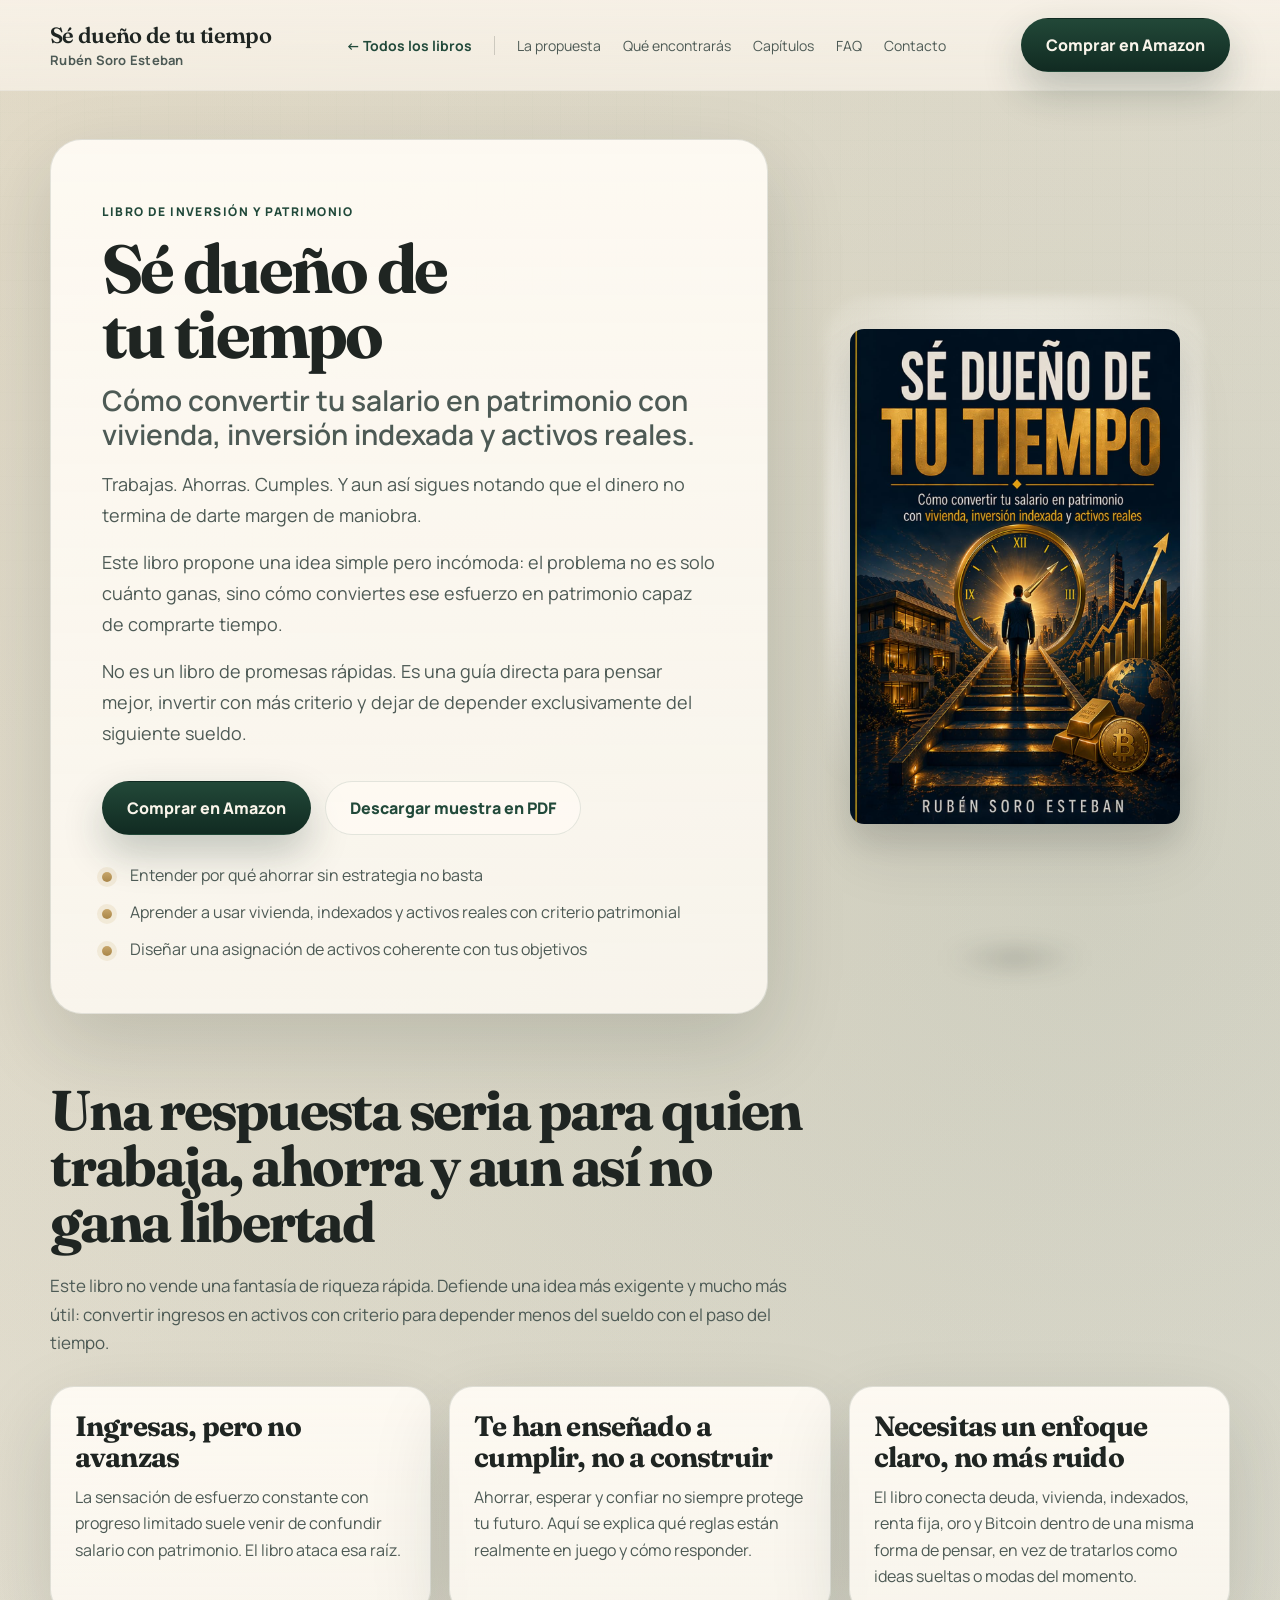
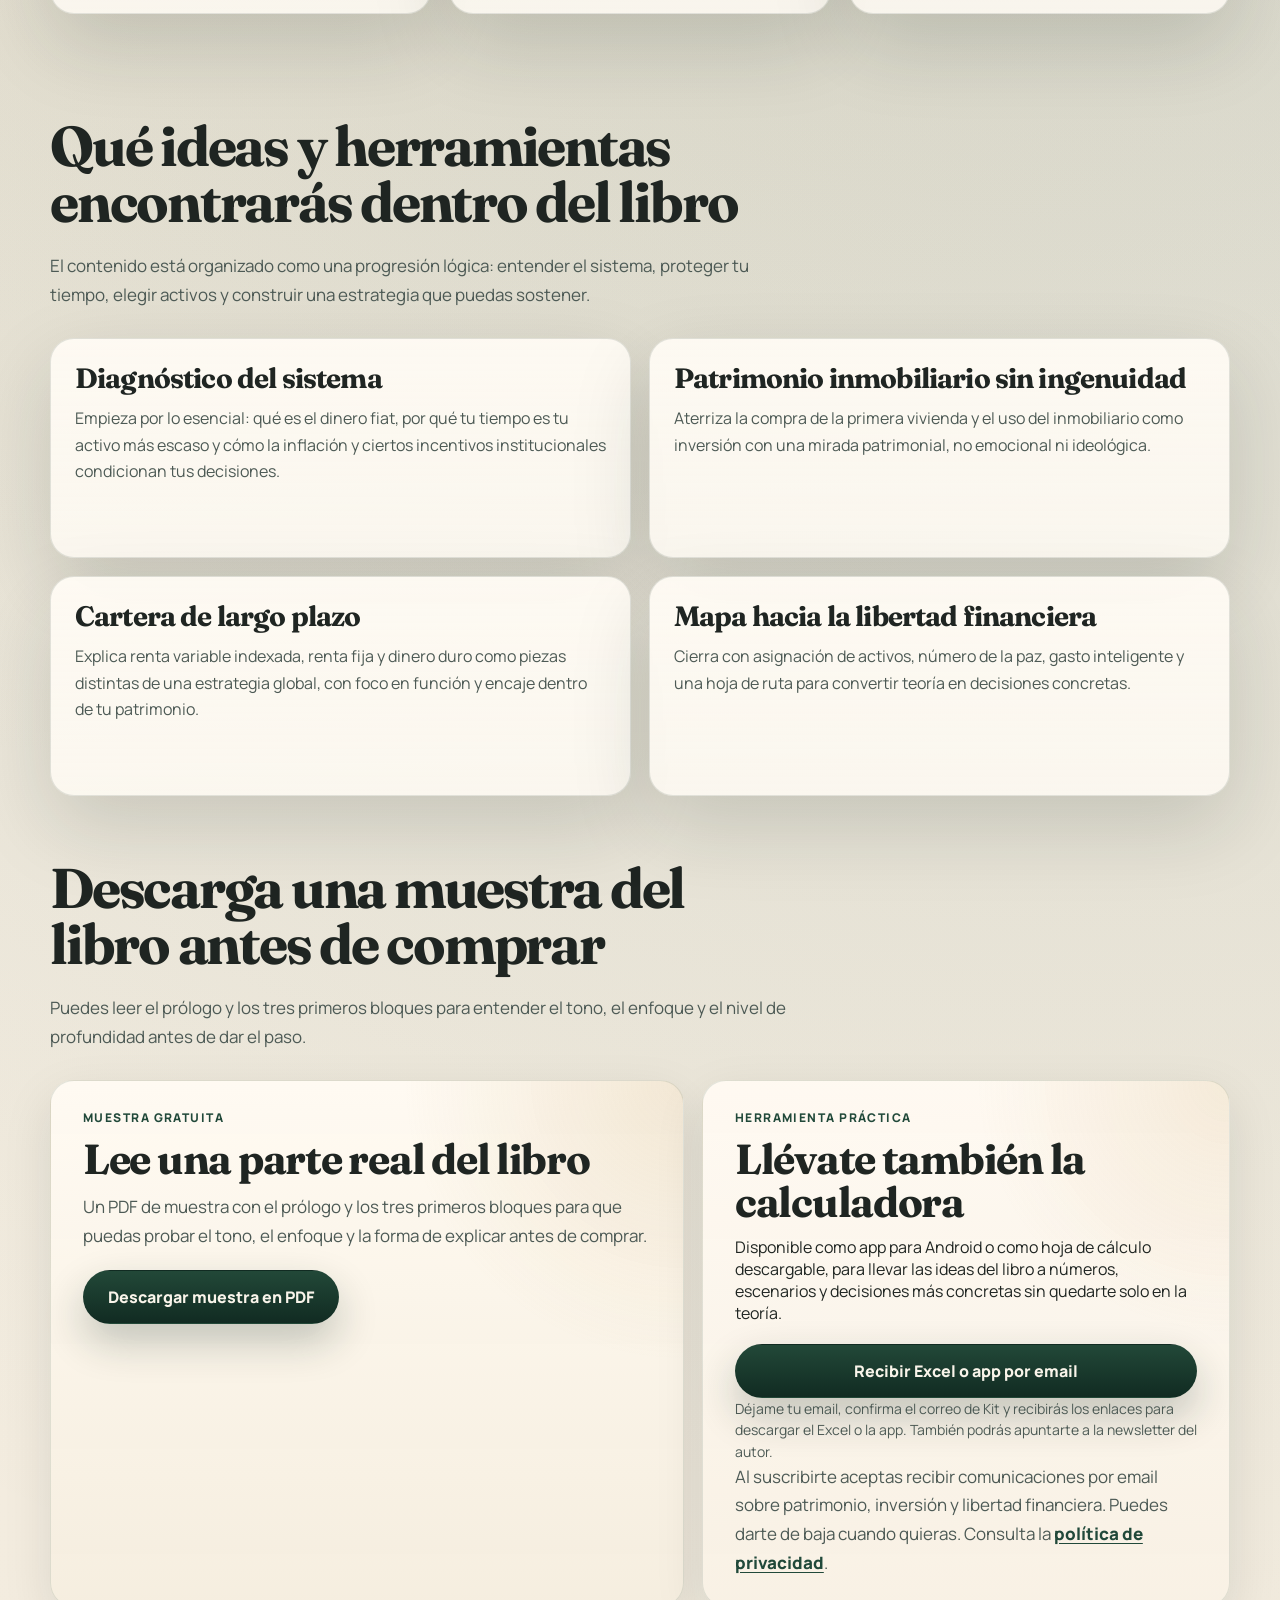
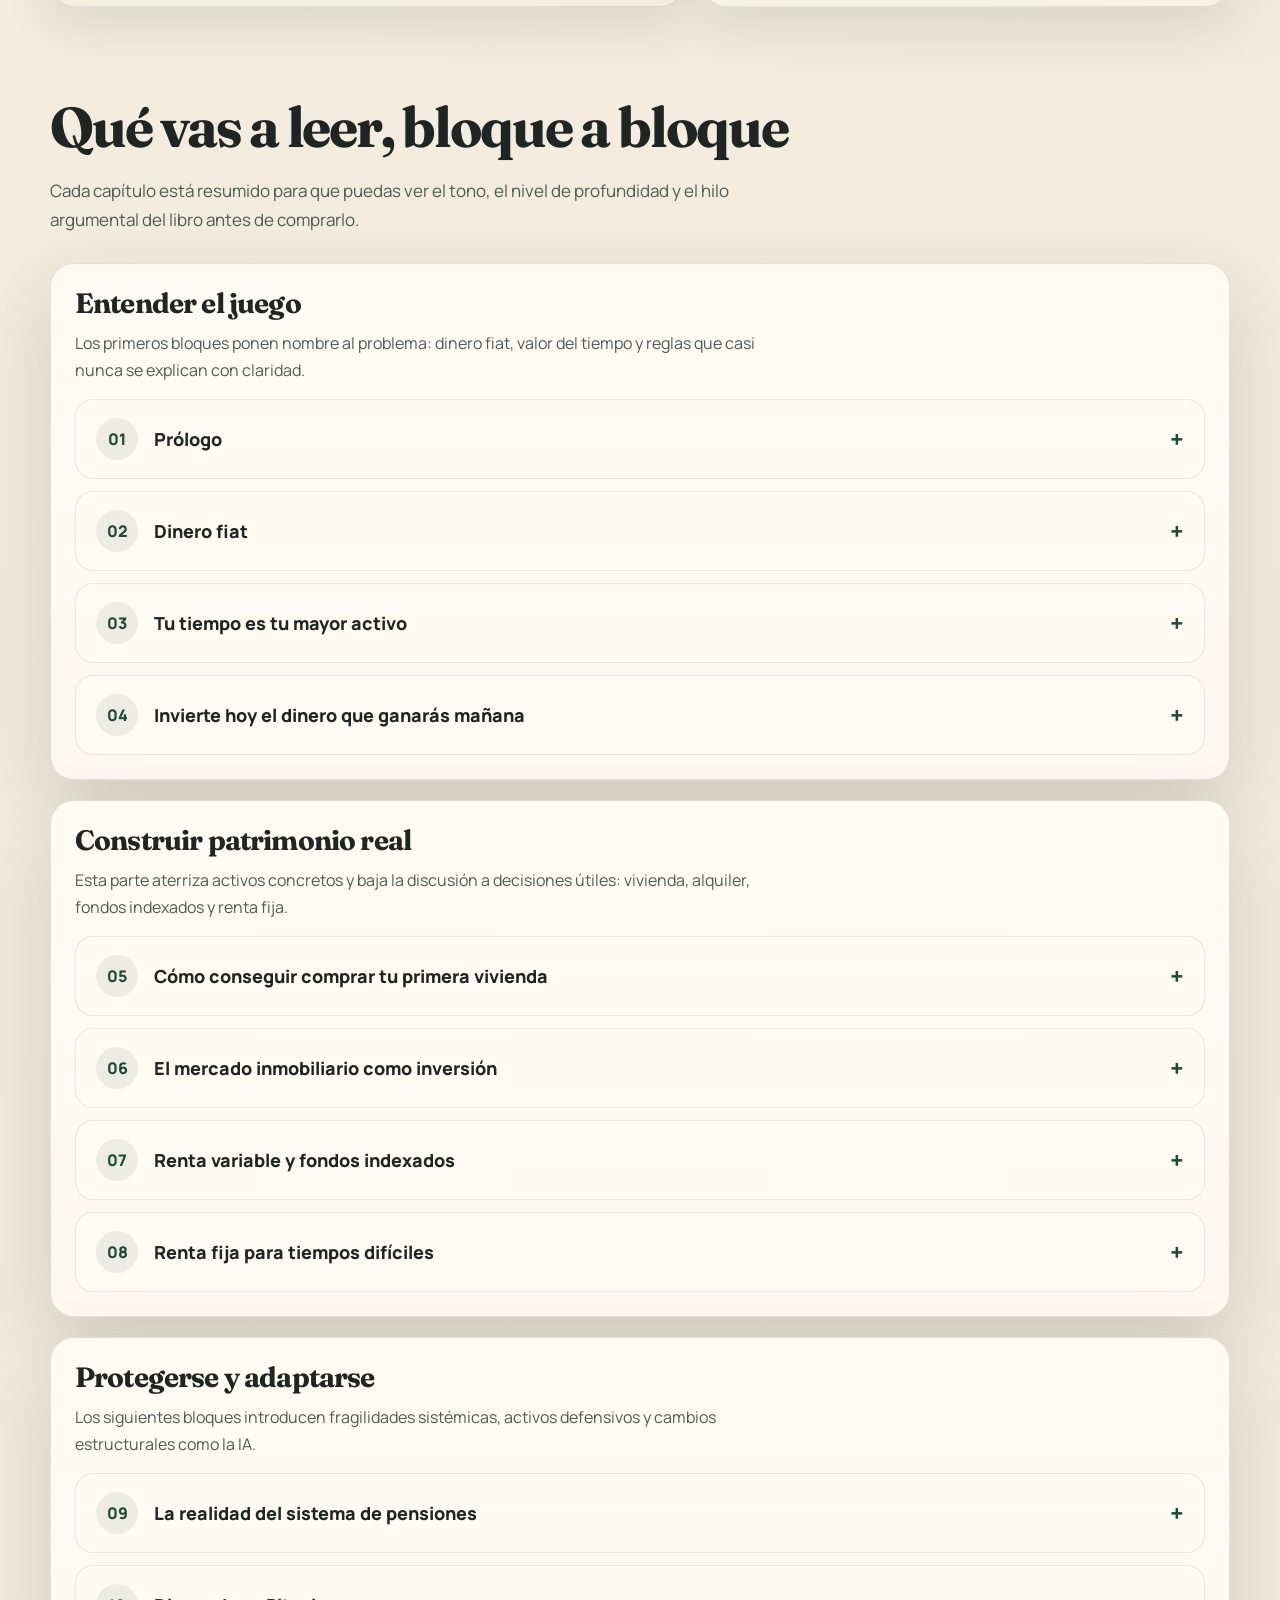
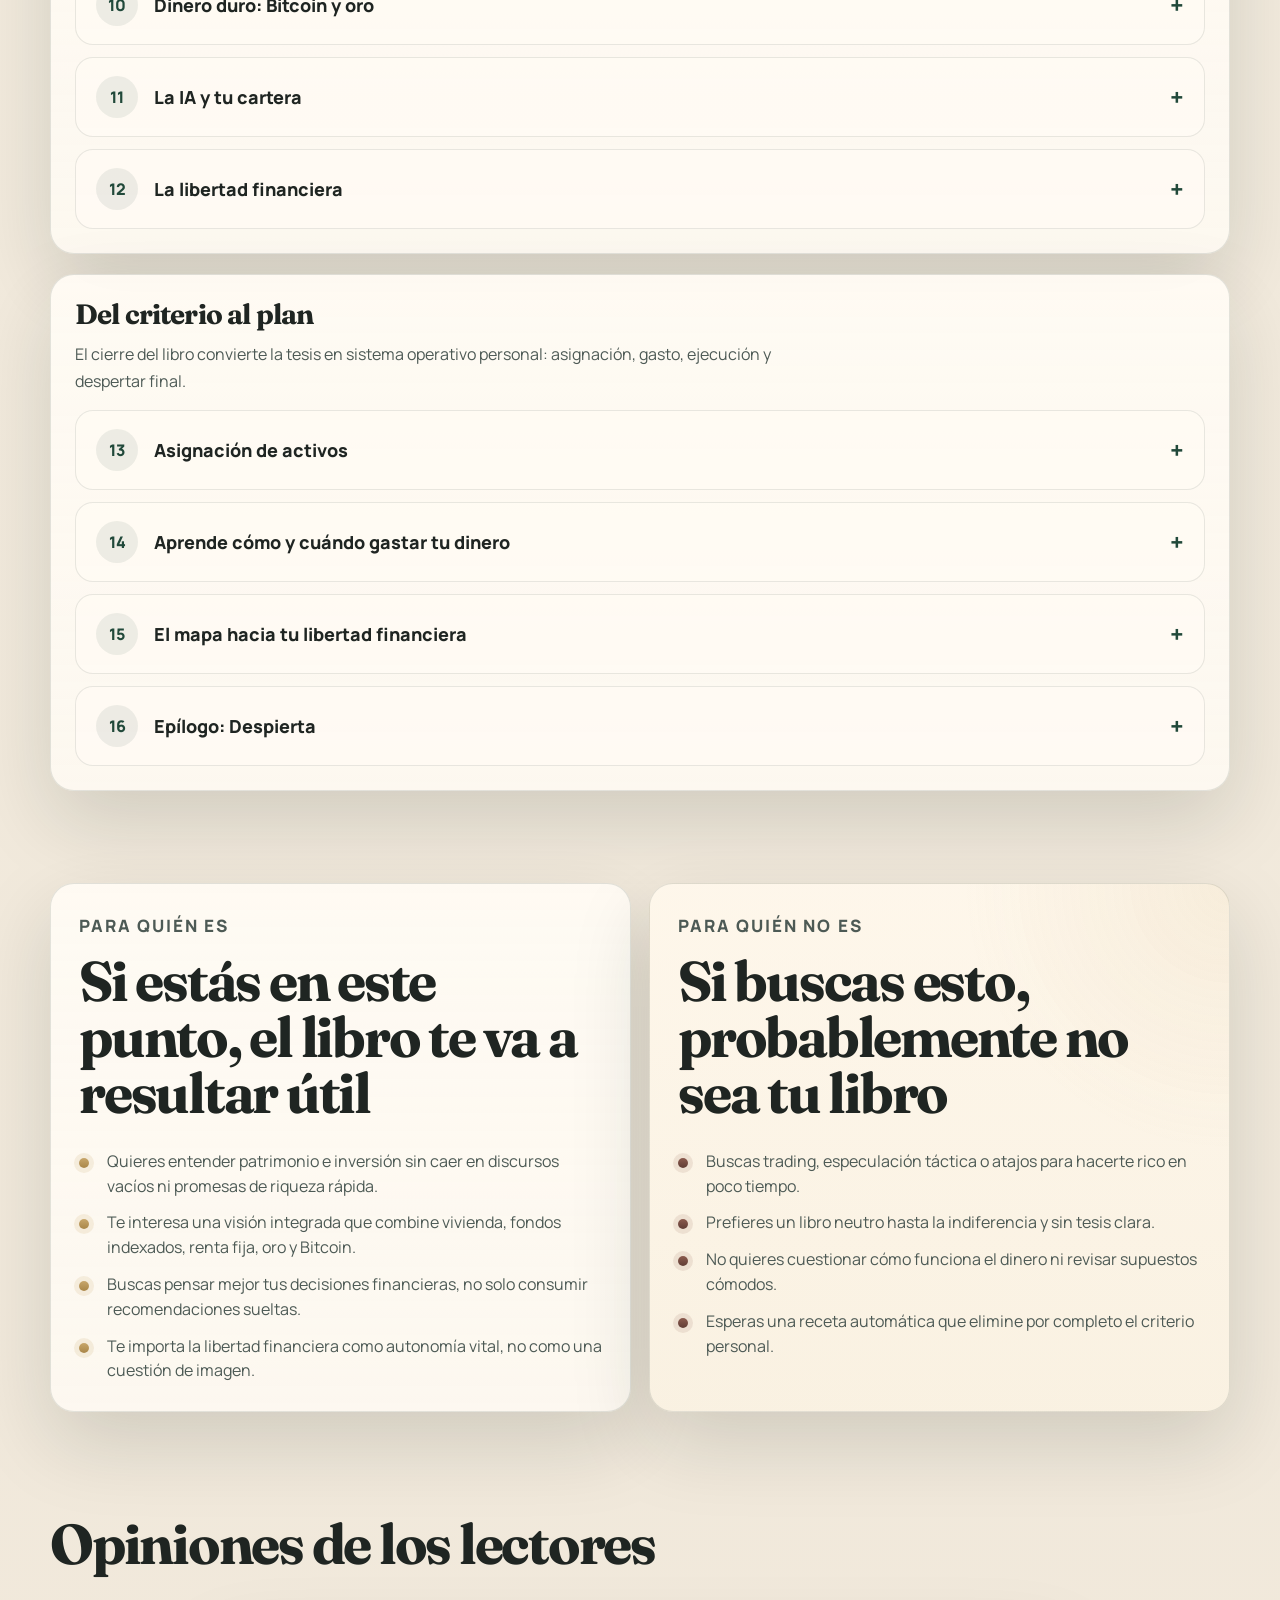
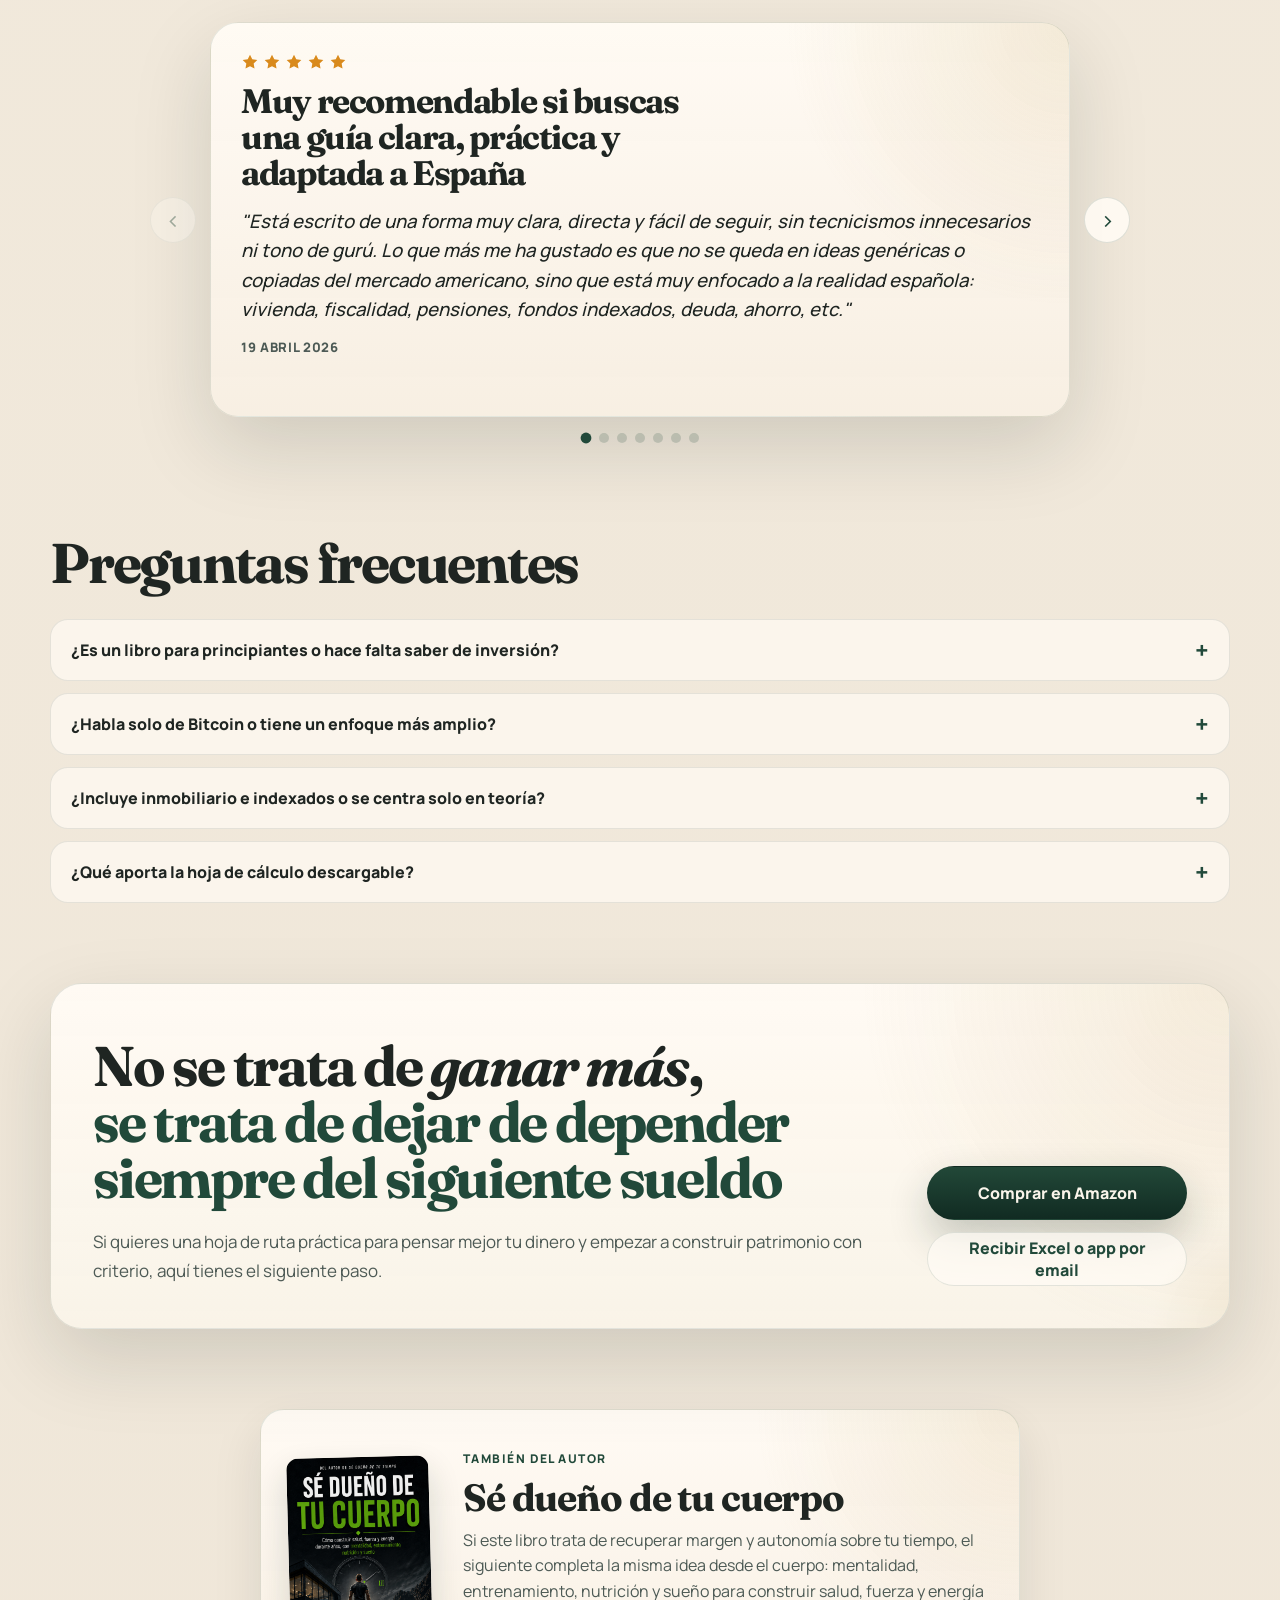
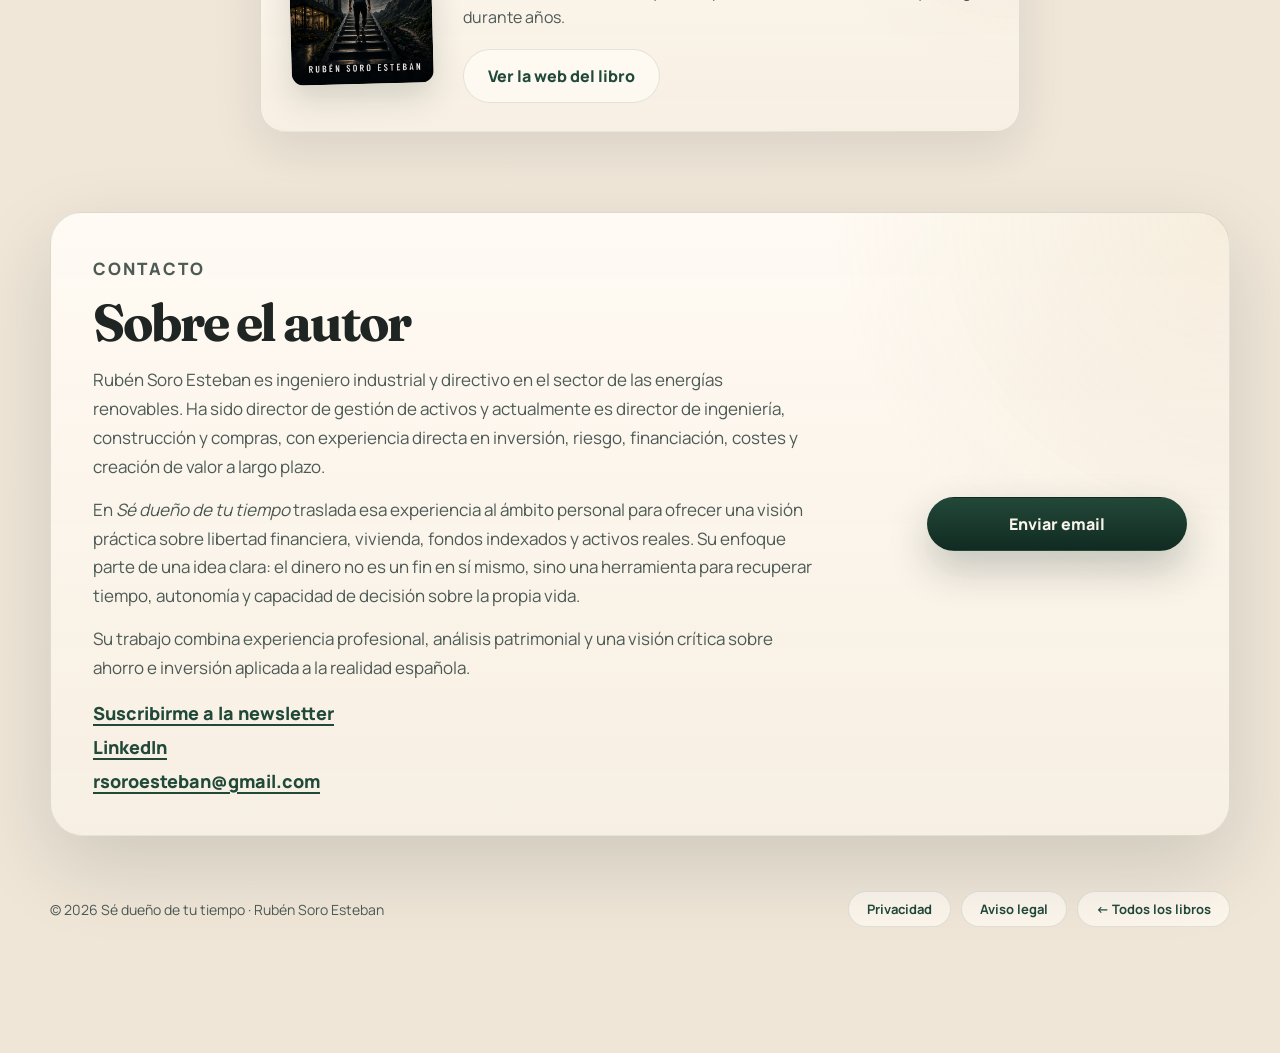
<file: index.html>
<!DOCTYPE html>
<html lang="es">
  <head>
    <meta charset="UTF-8" />
    <meta name="viewport" content="width=device-width, initial-scale=1.0" />
    <title>Sé dueño de tu tiempo | Libro de inversión y patrimonio</title>
    <meta
      name="description"
      content="Una guía práctica para convertir tu salario en patrimonio con vivienda, fondos indexados, renta fija, oro y Bitcoin sin vender humo."
    />
    <meta
      name="keywords"
      content="libro inversión, patrimonio, libertad financiera, fondos indexados, vivienda, bitcoin, oro, finanzas personales"
    />
    <meta name="theme-color" content="#13261f" />
    <meta property="og:type" content="website" />
    <meta
      property="og:title"
      content="Sé dueño de tu tiempo | Libro de inversión y patrimonio"
    />
    <meta
      property="og:description"
      content="Cómo convertir tu salario en patrimonio con vivienda, inversión indexada y activos reales."
    />
    <meta property="og:image" content="assets/cover-amazon.jpg" />
    <meta property="og:locale" content="es_ES" />
    <meta name="twitter:card" content="summary_large_image" />
    <meta
      name="twitter:title"
      content="Sé dueño de tu tiempo | Libro de inversión y patrimonio"
    />
    <meta
      name="twitter:description"
      content="Una guía práctica para construir patrimonio y recuperar control sobre tu tiempo."
    />
    <meta name="twitter:image" content="assets/cover-amazon.jpg" />
    <link rel="preconnect" href="https://fonts.googleapis.com" />
    <link rel="preconnect" href="https://fonts.gstatic.com" crossorigin />
    <link
      href="https://fonts.googleapis.com/css2?family=Fraunces:opsz,wght@9..144,500;9..144,600;9..144,700&family=Manrope:wght@400;500;600;700;800&display=swap"
      rel="stylesheet"
    />
    <link rel="stylesheet" href="style.css?v=20260604-2" />
    <link rel="stylesheet" href="kit-downloads.css?v=20260626-1" />
  </head>
  <body>
    <div class="page-bg" aria-hidden="true"></div>

    <header class="site-header">
      <div class="container header-inner">
        <a class="brand" href="#top" aria-label="Ir al inicio">
          <span class="header-book" aria-hidden="true">
            <img
              src="assets/cover-amazon.jpg"
              alt=""
              width="100"
              height="150"
              loading="eager"
              decoding="async"
            />
          </span>
          <span class="brand-text">
            <span class="brand-title">Sé dueño de tu tiempo</span>
            <span class="brand-author">Rubén Soro Esteban</span>
          </span>
        </a>

        <nav class="site-nav" aria-label="Navegación principal">
          <a class="nav-back" href="https://www.rubensoro.es">← Todos los libros</a>
          <a href="#propuesta">La propuesta</a>
          <a href="#contenido">Qué encontrarás</a>
          <a href="#capitulos">Capítulos</a>
          <a href="#faq">FAQ</a>
          <a href="#contacto">Contacto</a>
        </nav>

        <button
          class="nav-toggle"
          type="button"
          aria-expanded="false"
          aria-controls="mobile-nav-panel"
          aria-label="Abrir menú de navegación"
        >
          <span class="nav-toggle-bar" aria-hidden="true"></span>
          <span class="nav-toggle-bar" aria-hidden="true"></span>
          <span class="nav-toggle-bar" aria-hidden="true"></span>
        </button>

        <a
          class="button button-primary button-header"
          data-role="amazon-link"
          href="https://www.amazon.es/DUE%C3%91O-TIEMPO-convertir-patrimonio-inversi%C3%B3n-ebook/dp/B0GKSF97GS"
          target="_blank"
          rel="noreferrer"
        >
          Comprar en Amazon
        </a>

        <div class="mobile-nav-panel" id="mobile-nav-panel">
          <nav class="mobile-nav" aria-label="Navegación móvil">
            <a class="nav-back" href="https://www.rubensoro.es">← Todos los libros</a>
            <a href="#propuesta">La propuesta</a>
            <a href="#contenido">Qué encontrarás</a>
            <a href="#capitulos">Capítulos</a>
            <a href="#faq">FAQ</a>
            <a href="#contacto">Contacto</a>
          </nav>

          <a
            class="button button-primary mobile-nav-button"
            data-role="amazon-link"
            href="https://www.amazon.es/DUE%C3%91O-TIEMPO-convertir-patrimonio-inversi%C3%B3n-ebook/dp/B0GKSF97GS"
            target="_blank"
            rel="noreferrer"
          >
            Comprar en Amazon
          </a>
        </div>
      </div>
    </header>

    <main id="top">
      <section class="hero">
        <div class="container hero-grid">
          <div class="hero-copy">
            <p class="eyebrow">Libro de inversión y patrimonio</p>
            <h1 class="hero-title">
              Sé dueño de<br />
              tu tiempo
            </h1>
            <p class="hero-subtitle" id="hero-subtitle">
              Cómo convertir tu salario en patrimonio con vivienda, inversión
              indexada y activos reales.
            </p>

            <div class="hero-body" id="hero-body"></div>

            <div class="hero-actions">
              <a
                class="button button-primary"
                data-role="amazon-link"
                href="https://www.amazon.es/DUE%C3%91O-TIEMPO-convertir-patrimonio-inversi%C3%B3n-ebook/dp/B0GKSF97GS"
                target="_blank"
                rel="noreferrer"
              >
                Comprar en Amazon
              </a>
              <a
                class="button button-secondary"
                data-role="sample-link"
                href="assets/SE_DUENO_DE_TU_TIEMPO_MUESTRA.pdf"
                download
              >
                Descargar muestra en PDF
              </a>
            </div>

            <ul class="hero-points" id="hero-points"></ul>
          </div>

          <aside class="hero-visual" aria-label="Portada del libro">
            <div class="book-stage">
              <div class="book-frame">
                <img
                  src="assets/cover-amazon.jpg"
                  alt="Portada del libro Sé dueño de tu tiempo"
                  width="1000"
                  height="1500"
                  loading="eager"
                  decoding="async"
                />
              </div>
            </div>
          </aside>
        </div>
      </section>

      <section class="section" id="propuesta">
        <div class="container">
          <div class="section-heading">
            <h2>Una respuesta seria para quien trabaja, ahorra y aun así no gana libertad</h2>
            <p>
              Este libro no vende una fantasía de riqueza rápida. Defiende una
              idea más exigente y mucho más útil: convertir ingresos en activos
              con criterio para depender menos del sueldo con el paso del tiempo.
            </p>
          </div>

          <div class="problem-grid" id="problem-grid"></div>
        </div>
      </section>

      <section class="section section-contrast" id="contenido">
        <div class="container">
          <div class="section-heading">
            <h2>Qué ideas y herramientas encontrarás dentro del libro</h2>
            <p>
              El contenido está organizado como una progresión lógica: entender
              el sistema, proteger tu tiempo, elegir activos y construir una
              estrategia que puedas sostener.
            </p>
          </div>

          <div class="pillar-grid" id="pillar-grid"></div>
        </div>
      </section>

      <section class="section section-toolkit" id="herramienta">
        <div class="container">
          <div class="section-heading">
            <h2>Descarga una muestra del libro antes de comprar</h2>
            <p>
              Puedes leer el prólogo y los tres primeros bloques para entender
              el tono, el enfoque y el nivel de profundidad antes de dar el paso.
            </p>
          </div>

          <div class="resource-grid">
            <article class="resource-card resource-card-featured">
              <p class="section-label">Muestra gratuita</p>
              <h3 id="sample-title">Lee una parte real del libro</h3>
              <p id="sample-text">
                Un PDF de muestra con el prólogo y los tres primeros bloques
                para que puedas probar el contenido antes de comprar.
              </p>
              <a
                class="button button-primary"
                data-role="sample-link"
                href="assets/SE_DUENO_DE_TU_TIEMPO_MUESTRA.pdf"
                download
              >
                Descargar muestra en PDF
              </a>
            </article>

            <article class="resource-card">
              <p class="section-label">Herramienta práctica</p>
              <h3 id="toolkit-title">Llévate también la calculadora</h3>
              <p id="toolkit-text">
                Un recurso descargable para llevar las ideas del libro a números,
                escenarios y decisiones más concretas.
              </p>
              <div class="resource-actions">
                <a
                  class="button button-primary"
                  href="https://drive.google.com/file/d/17hr4lD9b17loOZgSNKeo1AwPjThspwOu/view?usp=drive_link"
                  target="_blank"
                  rel="noreferrer"
                >
                  Descargar app Android (calculadora del libro)
                </a>
              </div>
            </article>
          </div>
        </div>
      </section>

      <section class="section" id="capitulos">
        <div class="container">
          <div class="section-heading">
            <h2>Qué vas a leer, bloque a bloque</h2>
            <p>
              Cada capítulo está resumido para que puedas ver el tono, el nivel
              de profundidad y el hilo argumental del libro antes de comprarlo.
            </p>
          </div>

          <div class="chapter-groups" id="chapter-groups"></div>
        </div>
      </section>

      <section class="section section-contrast" id="fit">
        <div class="container audience-grid">
          <div class="audience-card">
            <p class="section-label">Para quién es</p>
            <h2>Si estás en este punto, el libro te va a resultar útil</h2>
            <ul class="check-list" id="good-fit-list"></ul>
          </div>

          <div class="audience-card audience-card-muted">
            <p class="section-label">Para quién no es</p>
            <h2>Si buscas esto, probablemente no sea tu libro</h2>
            <ul class="check-list check-list-muted" id="bad-fit-list"></ul>
          </div>
        </div>
      </section>

      <section class="section" id="opiniones">
        <div class="container">
          <div class="section-heading testimonial-heading">
            <h2>Opiniones de los lectores</h2>
          </div>

          <div class="testimonial-carousel">
            <button
              class="testimonial-nav testimonial-nav-prev"
              type="button"
              id="testimonial-prev"
              aria-label="Ver reseña anterior"
            >
              <span aria-hidden="true">‹</span>
            </button>

            <div class="testimonial-viewport">
              <div class="testimonial-track" id="testimonial-track"></div>
            </div>

            <button
              class="testimonial-nav testimonial-nav-next"
              type="button"
              id="testimonial-next"
              aria-label="Ver siguiente reseña"
            >
              <span aria-hidden="true">›</span>
            </button>
          </div>

          <div class="testimonial-dots" id="testimonial-dots" aria-label="Selector de reseñas"></div>
        </div>
      </section>

      <section class="section" id="faq">
        <div class="container">
          <div class="section-heading">
            <h2>Preguntas frecuentes</h2>
          </div>

          <div class="faq-list" id="faq-list"></div>
        </div>
      </section>

      <section class="section">
        <div class="container">
          <div class="closing-card">
            <div>
              <h2 id="closing-title">
                No se trata de <em>ganar más</em>,
                <span>se trata de dejar de depender siempre del siguiente sueldo</span>
              </h2>
              <p id="closing-text">
                Si quieres una hoja de ruta práctica para pensar mejor tu dinero
                y empezar a construir patrimonio con criterio, aquí tienes el
                siguiente paso.
              </p>
            </div>

            <div class="closing-actions">
              <a
                class="button button-primary"
                data-role="amazon-link"
                href="https://www.amazon.es/DUE%C3%91O-TIEMPO-convertir-patrimonio-inversi%C3%B3n-ebook/dp/B0GKSF97GS"
                target="_blank"
                rel="noreferrer"
              >
                Comprar en Amazon
              </a>
              <a
                class="button button-secondary"
                data-role="download-link"
                href="assets/Calculadora.xlsx?v=20260611"
                download
              >
                Descargar hoja de cálculo
              </a>
            </div>
          </div>
        </div>
      </section>

      <section class="section" id="otro-libro">
        <div class="container">
          <article class="related-book">
            <a
              class="related-book-cover"
              href="https://diodocup.github.io/seduenodetucuerpo/"
              target="_blank"
              rel="noreferrer"
              aria-label="Ver la web de Sé dueño de tu cuerpo"
            >
              <img
                src="assets/cover-se-dueno-de-tu-cuerpo.png"
                alt="Portada del libro Sé dueño de tu cuerpo"
                width="420"
                height="672"
                loading="lazy"
                decoding="async"
              />
            </a>
            <div class="related-book-copy">
              <p class="section-label">También del autor</p>
              <h2>Sé dueño de tu cuerpo</h2>
              <p>
                Si este libro trata de recuperar margen y autonomía sobre tu
                tiempo, el siguiente completa la misma idea desde el cuerpo:
                mentalidad, entrenamiento, nutrición y sueño para construir
                salud, fuerza y energía durante años.
              </p>
              <a
                class="button button-secondary"
                href="https://diodocup.github.io/seduenodetucuerpo/"
                target="_blank"
                rel="noreferrer"
              >
                Ver la web del libro
              </a>
            </div>
          </article>
        </div>
      </section>

      <section class="section" id="contacto">
        <div class="container">
          <div class="contact-card">
            <div class="contact-copy">
              <p class="section-label">Contacto</p>
              <h2>Sobre el autor</h2>
              <div class="author-bio">
                <p>
                  Rubén Soro Esteban es ingeniero industrial y directivo en el
                  sector de las energías renovables. Ha sido director de gestión
                  de activos y actualmente es director de ingeniería,
                  construcción y compras, con experiencia directa en inversión,
                  riesgo, financiación, costes y creación de valor a largo
                  plazo.
                </p>
                <p>
                  En <em>Sé dueño de tu tiempo</em> traslada esa experiencia al
                  ámbito personal para ofrecer una visión práctica sobre libertad
                  financiera, vivienda, fondos indexados y activos reales. Su
                  enfoque parte de una idea clara: el dinero no es un fin en sí
                  mismo, sino una herramienta para recuperar tiempo, autonomía y
                  capacidad de decisión sobre la propia vida.
                </p>
                <p>
                  Su trabajo combina experiencia profesional, análisis
                  patrimonial y una visión crítica sobre ahorro e inversión
                  aplicada a la realidad española.
                </p>
              </div>

              <div class="contact-links">
                <a
                  class="contact-email"
                  href="https://es.linkedin.com/in/ruben-soro-esteban-34328484"
                  target="_blank"
                  rel="noreferrer"
                >
                  LinkedIn
                </a>
                <a class="contact-email" href="mailto:rsoroesteban@gmail.com">
                  rsoroesteban@gmail.com
                </a>
              </div>
            </div>

            <div class="contact-actions">
              <a
                class="button button-primary contact-button"
                href="mailto:rsoroesteban@gmail.com?subject=Consulta%20sobre%20S%C3%A9%20due%C3%B1o%20de%20tu%20tiempo"
              >
                Enviar email
              </a>
            </div>
          </div>
        </div>
      </section>
    </main>

    <footer class="site-footer">
      <div class="container footer-inner">
        <p>© <span id="year"></span> Sé dueño de tu tiempo · Rubén Soro Esteban</p>
        <a class="footer-back" href="https://www.rubensoro.es">← Todos los libros</a>
      </div>
    </footer>

    <div class="mobile-cta" aria-label="Acciones rápidas">
      <a
        class="button button-primary"
        data-role="amazon-link"
        href="https://www.amazon.es/DUE%C3%91O-TIEMPO-convertir-patrimonio-inversi%C3%B3n-ebook/dp/B0GKSF97GS"
        target="_blank"
        rel="noreferrer"
      >
        Comprar
      </a>
      <a
        class="button button-secondary"
        data-role="download-link"
        href="assets/Calculadora.xlsx?v=20260611"
        download
      >
        Excel
      </a>
    </div>

    <script type="application/ld+json" id="book-schema"></script>
    <script type="module" src="script.js?v=20260621-1"></script>
    <script type="module" src="kit-downloads.js?v=20260626-1"></script>
  </body>
</html>
</file>
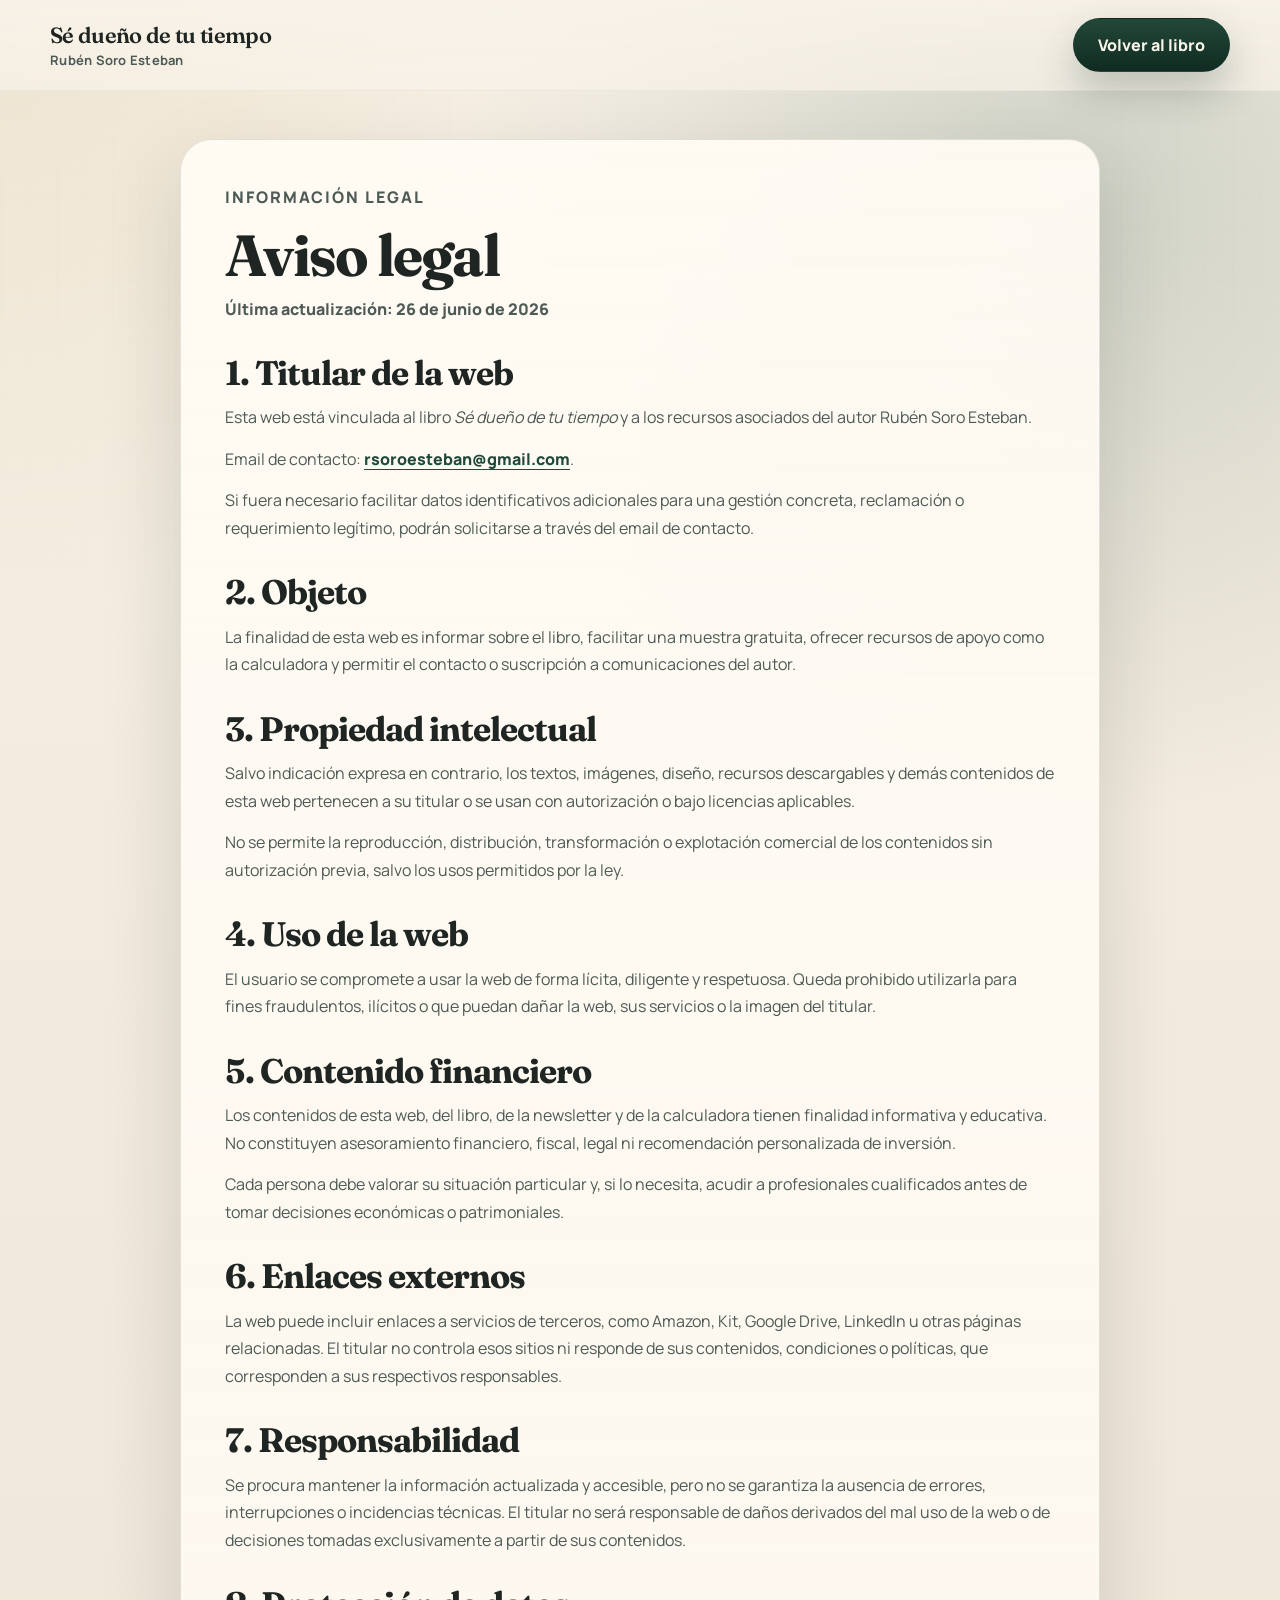
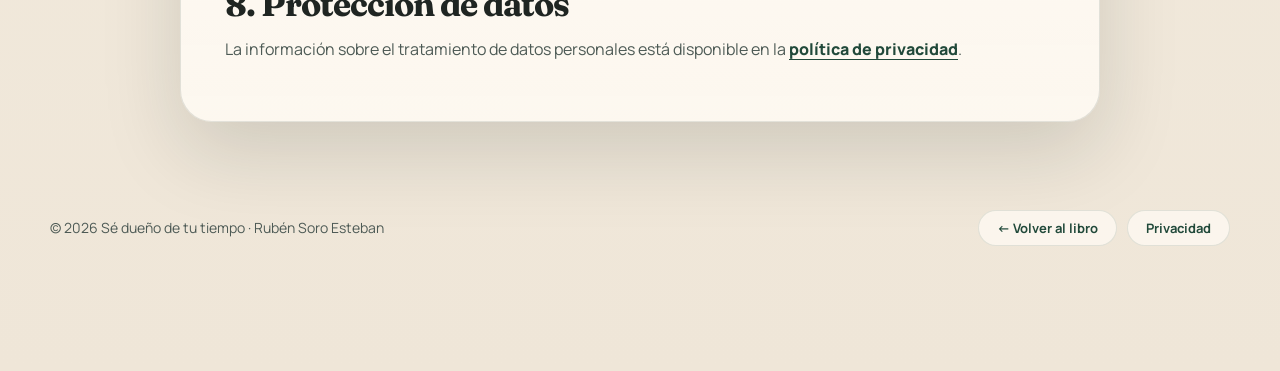
<file: aviso-legal.html>
<!DOCTYPE html>
<html lang="es">
  <head>
    <meta charset="UTF-8" />
    <meta name="viewport" content="width=device-width, initial-scale=1.0" />
    <title>Aviso legal | Sé dueño de tu tiempo</title>
    <meta
      name="description"
      content="Aviso legal de la web Sé dueño de tu tiempo."
    />
    <meta name="theme-color" content="#13261f" />
    <link rel="preconnect" href="https://fonts.googleapis.com" />
    <link rel="preconnect" href="https://fonts.gstatic.com" crossorigin />
    <link
      href="https://fonts.googleapis.com/css2?family=Fraunces:opsz,wght@9..144,500;9..144,600;9..144,700&family=Manrope:wght@400;500;600;700;800&display=swap"
      rel="stylesheet"
    />
    <link rel="stylesheet" href="style.css?v=20260604-2" />
    <link rel="stylesheet" href="legal.css?v=20260626-1" />
  </head>
  <body>
    <div class="page-bg" aria-hidden="true"></div>

    <header class="site-header">
      <div class="container header-inner">
        <a class="brand" href="index.html" aria-label="Volver a la página principal">
          <span class="brand-text">
            <span class="brand-title">Sé dueño de tu tiempo</span>
            <span class="brand-author">Rubén Soro Esteban</span>
          </span>
        </a>
        <a class="button button-primary button-header" href="index.html">Volver al libro</a>
      </div>
    </header>

    <main class="legal-section">
      <article class="container legal-card">
        <p class="eyebrow">Información legal</p>
        <h1>Aviso legal</h1>
        <p class="legal-meta">Última actualización: 26 de junio de 2026</p>

        <h2>1. Titular de la web</h2>
        <p>
          Esta web está vinculada al libro <em>Sé dueño de tu tiempo</em> y a los recursos asociados del autor Rubén Soro Esteban.
        </p>
        <p>
          Email de contacto: <a href="mailto:rsoroesteban@gmail.com">rsoroesteban@gmail.com</a>.
        </p>
        <p>
          Si fuera necesario facilitar datos identificativos adicionales para una gestión concreta, reclamación o requerimiento legítimo, podrán solicitarse a través del email de contacto.
        </p>

        <h2>2. Objeto</h2>
        <p>
          La finalidad de esta web es informar sobre el libro, facilitar una muestra gratuita, ofrecer recursos de apoyo como la calculadora y permitir el contacto o suscripción a comunicaciones del autor.
        </p>

        <h2>3. Propiedad intelectual</h2>
        <p>
          Salvo indicación expresa en contrario, los textos, imágenes, diseño, recursos descargables y demás contenidos de esta web pertenecen a su titular o se usan con autorización o bajo licencias aplicables.
        </p>
        <p>
          No se permite la reproducción, distribución, transformación o explotación comercial de los contenidos sin autorización previa, salvo los usos permitidos por la ley.
        </p>

        <h2>4. Uso de la web</h2>
        <p>
          El usuario se compromete a usar la web de forma lícita, diligente y respetuosa. Queda prohibido utilizarla para fines fraudulentos, ilícitos o que puedan dañar la web, sus servicios o la imagen del titular.
        </p>

        <h2>5. Contenido financiero</h2>
        <p>
          Los contenidos de esta web, del libro, de la newsletter y de la calculadora tienen finalidad informativa y educativa. No constituyen asesoramiento financiero, fiscal, legal ni recomendación personalizada de inversión.
        </p>
        <p>
          Cada persona debe valorar su situación particular y, si lo necesita, acudir a profesionales cualificados antes de tomar decisiones económicas o patrimoniales.
        </p>

        <h2>6. Enlaces externos</h2>
        <p>
          La web puede incluir enlaces a servicios de terceros, como Amazon, Kit, Google Drive, LinkedIn u otras páginas relacionadas. El titular no controla esos sitios ni responde de sus contenidos, condiciones o políticas, que corresponden a sus respectivos responsables.
        </p>

        <h2>7. Responsabilidad</h2>
        <p>
          Se procura mantener la información actualizada y accesible, pero no se garantiza la ausencia de errores, interrupciones o incidencias técnicas. El titular no será responsable de daños derivados del mal uso de la web o de decisiones tomadas exclusivamente a partir de sus contenidos.
        </p>

        <h2>8. Protección de datos</h2>
        <p>
          La información sobre el tratamiento de datos personales está disponible en la <a href="privacidad.html">política de privacidad</a>.
        </p>
      </article>
    </main>

    <footer class="site-footer">
      <div class="container footer-inner">
        <p>© <span id="year"></span> Sé dueño de tu tiempo · Rubén Soro Esteban</p>
        <nav class="legal-footer-links" aria-label="Enlaces legales">
          <a class="footer-back" href="index.html">← Volver al libro</a>
          <a class="footer-back" href="privacidad.html">Privacidad</a>
        </nav>
      </div>
    </footer>

    <script>
      document.getElementById("year").textContent = new Date().getFullYear();
    </script>
  </body>
</html>
</file>
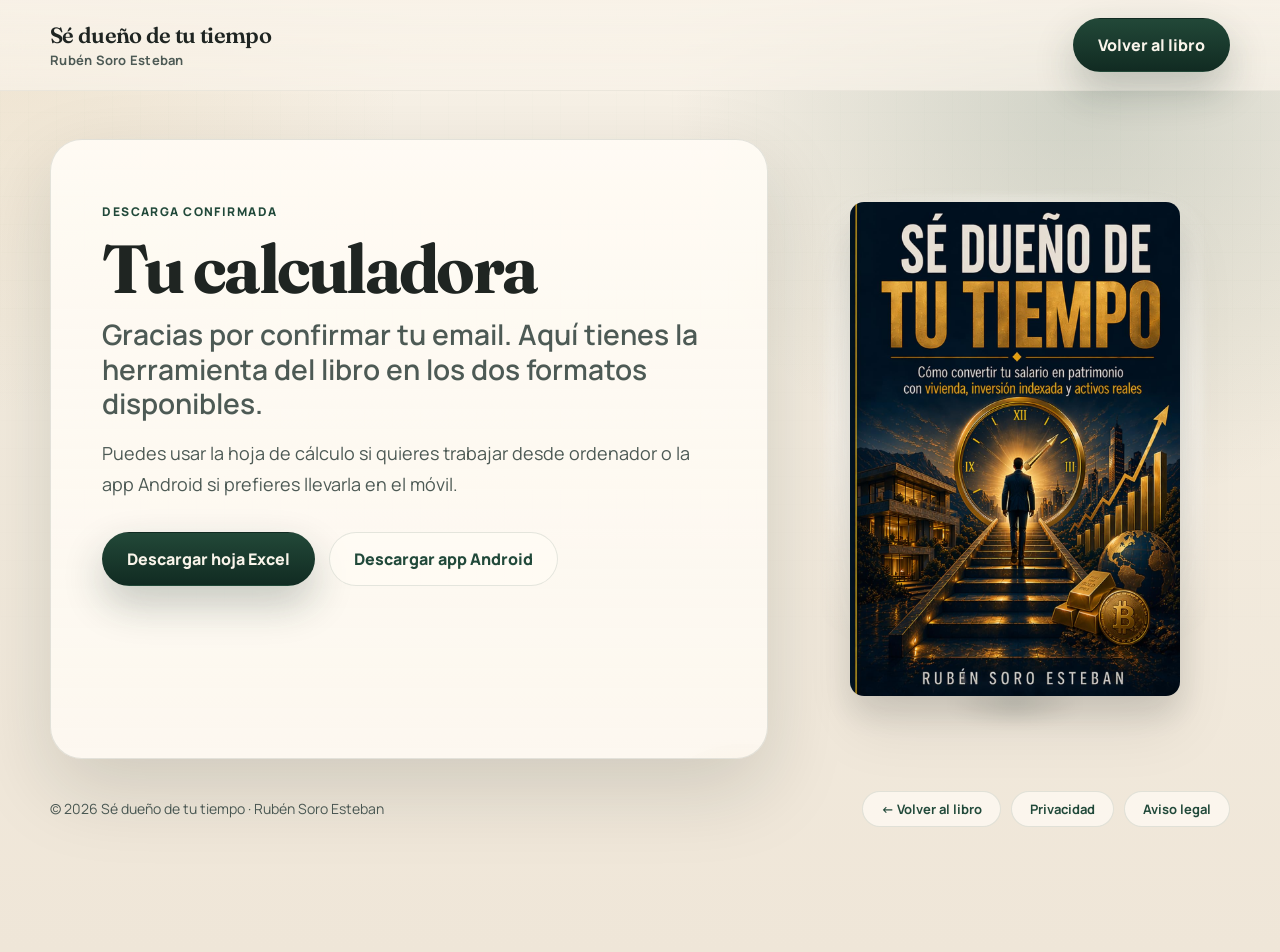
<file: descargas.html>
<!DOCTYPE html>
<html lang="es">
  <head>
    <meta charset="UTF-8" />
    <meta name="viewport" content="width=device-width, initial-scale=1.0" />
    <title>Descargas | Sé dueño de tu tiempo</title>
    <meta
      name="description"
      content="Descarga la calculadora de Sé dueño de tu tiempo en formato Excel o app Android."
    />
    <meta name="robots" content="noindex, nofollow" />
    <meta name="theme-color" content="#13261f" />
    <link rel="preconnect" href="https://fonts.googleapis.com" />
    <link rel="preconnect" href="https://fonts.gstatic.com" crossorigin />
    <link
      href="https://fonts.googleapis.com/css2?family=Fraunces:opsz,wght@9..144,500;9..144,600;9..144,700&family=Manrope:wght@400;500;600;700;800&display=swap"
      rel="stylesheet"
    />
    <link rel="stylesheet" href="style.css?v=20260604-2" />
    <link rel="stylesheet" href="legal.css?v=20260626-1" />
  </head>
  <body>
    <div class="page-bg" aria-hidden="true"></div>

    <header class="site-header">
      <div class="container header-inner">
        <a class="brand" href="index.html" aria-label="Volver a la página principal">
          <span class="header-book" aria-hidden="true">
            <img
              src="assets/cover-amazon.jpg"
              alt=""
              width="100"
              height="150"
              loading="eager"
              decoding="async"
            />
          </span>
          <span class="brand-text">
            <span class="brand-title">Sé dueño de tu tiempo</span>
            <span class="brand-author">Rubén Soro Esteban</span>
          </span>
        </a>

        <a class="button button-primary button-header" href="index.html">
          Volver al libro
        </a>
      </div>
    </header>

    <main id="top">
      <section class="hero">
        <div class="container hero-grid">
          <div class="hero-copy">
            <p class="eyebrow">Descarga confirmada</p>
            <h1 class="hero-title">Tu calculadora</h1>
            <p class="hero-subtitle">
              Gracias por confirmar tu email. Aquí tienes la herramienta del libro en los dos formatos disponibles.
            </p>
            <div class="hero-body">
              <p>
                Puedes usar la hoja de cálculo si quieres trabajar desde ordenador o la app Android si prefieres llevarla en el móvil.
              </p>
            </div>
            <div class="hero-actions">
              <a
                class="button button-primary"
                href="assets/Calculadora_v2.xlsx"
                download
              >
                Descargar hoja Excel
              </a>
              <a
                class="button button-secondary"
                href="https://drive.google.com/file/d/17hr4lD9b17loOZgSNKeo1AwPjThspwOu/view?usp=drive_link"
                target="_blank"
                rel="noreferrer"
              >
                Descargar app Android
              </a>
            </div>
          </div>

          <aside class="hero-visual" aria-label="Portada del libro">
            <div class="book-stage">
              <div class="book-frame">
                <img
                  src="assets/cover-amazon.jpg"
                  alt="Portada del libro Sé dueño de tu tiempo"
                  width="1000"
                  height="1500"
                  loading="eager"
                  decoding="async"
                />
              </div>
            </div>
          </aside>
        </div>
      </section>
    </main>

    <footer class="site-footer">
      <div class="container footer-inner">
        <p>© <span id="year"></span> Sé dueño de tu tiempo · Rubén Soro Esteban</p>
        <nav class="legal-footer-links" aria-label="Enlaces legales">
          <a class="footer-back" href="index.html">← Volver al libro</a>
          <a class="footer-back" href="privacidad.html">Privacidad</a>
          <a class="footer-back" href="aviso-legal.html">Aviso legal</a>
        </nav>
      </div>
    </footer>

    <script>
      document.getElementById("year").textContent = new Date().getFullYear();
    </script>
  </body>
</html>
</file>
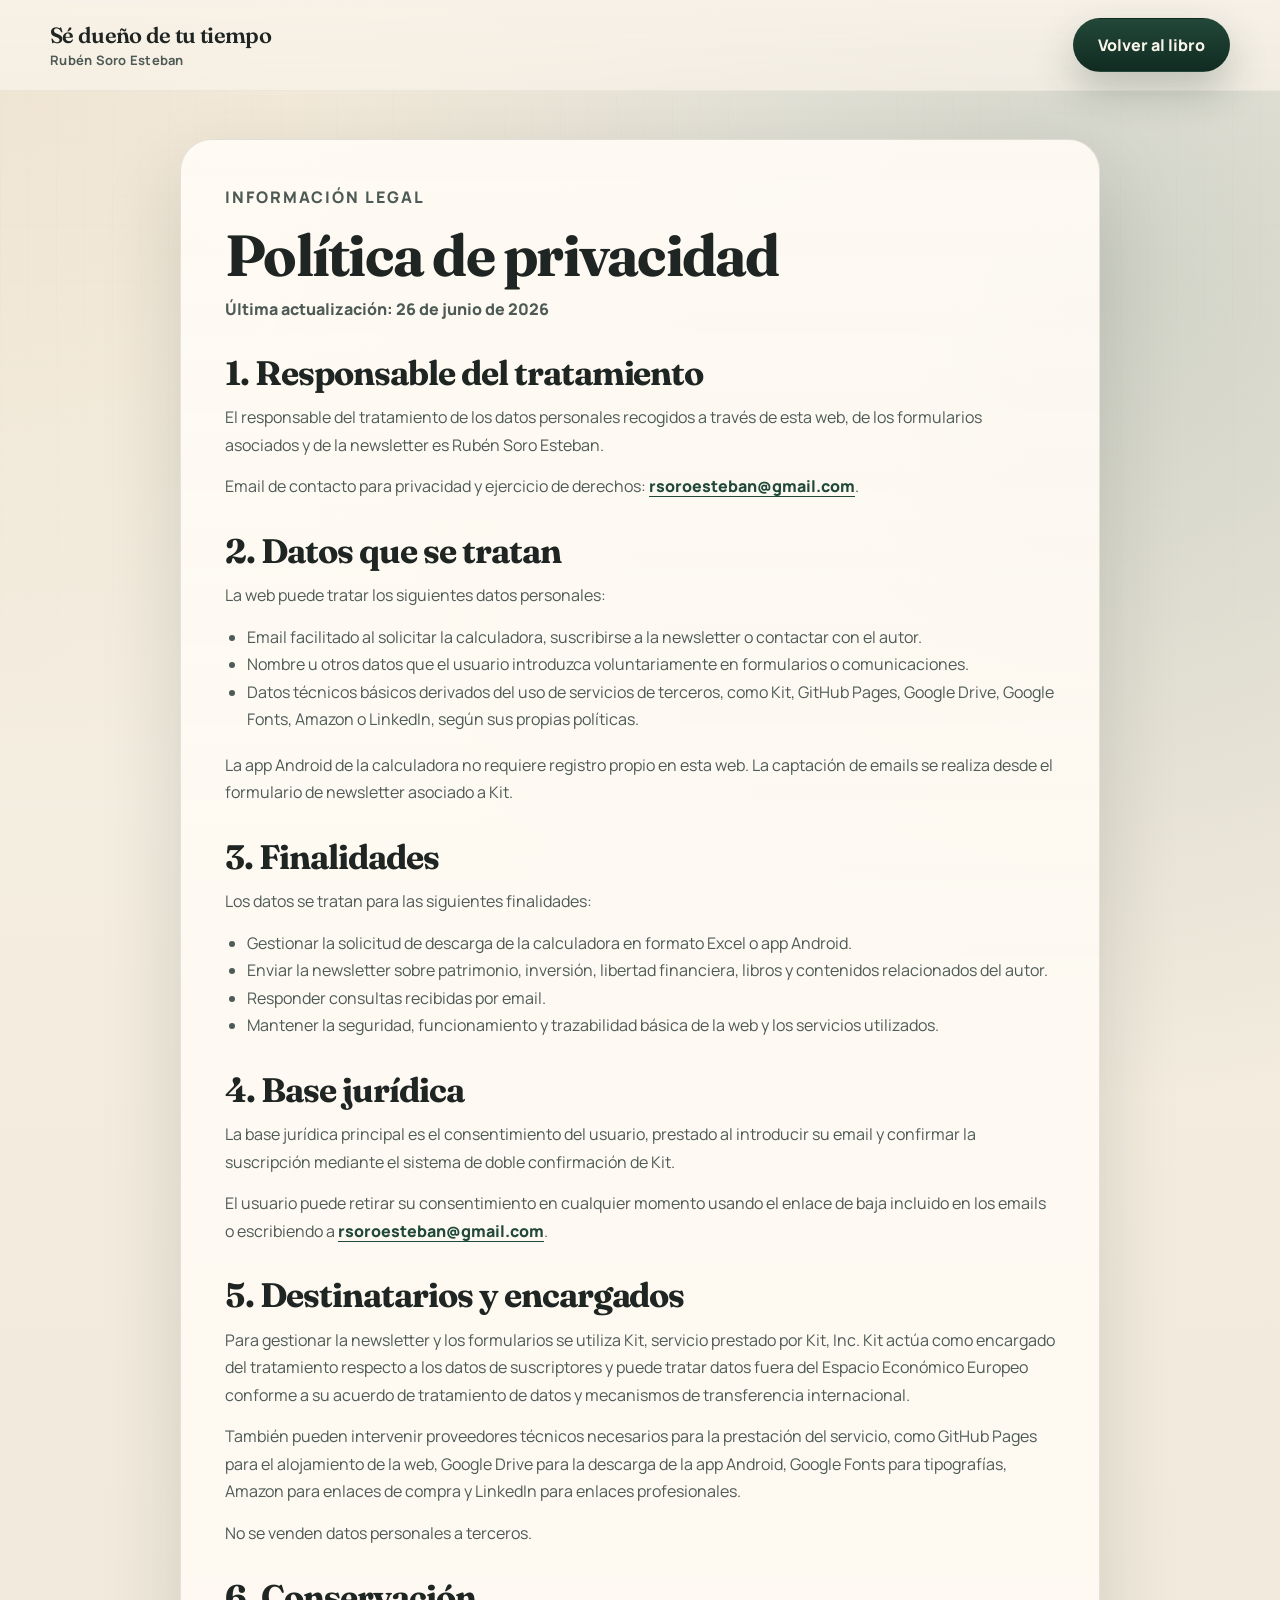
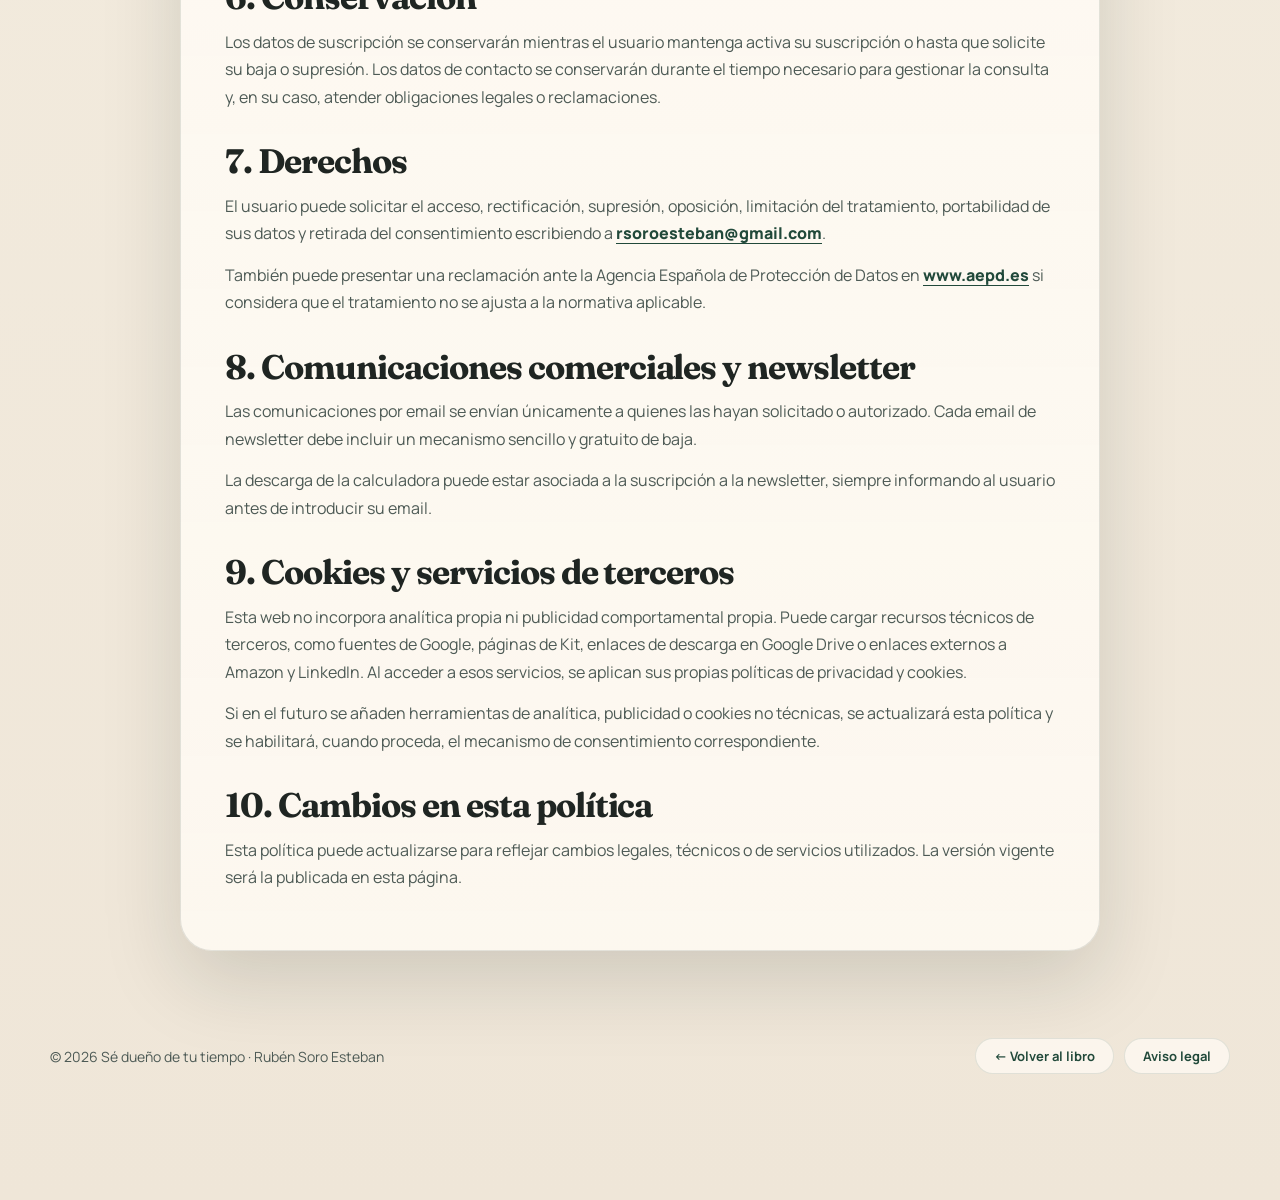
<file: privacidad.html>
<!DOCTYPE html>
<html lang="es">
  <head>
    <meta charset="UTF-8" />
    <meta name="viewport" content="width=device-width, initial-scale=1.0" />
    <title>Política de privacidad | Sé dueño de tu tiempo</title>
    <meta
      name="description"
      content="Política de privacidad de la web, newsletter y recursos descargables de Sé dueño de tu tiempo."
    />
    <meta name="theme-color" content="#13261f" />
    <link rel="preconnect" href="https://fonts.googleapis.com" />
    <link rel="preconnect" href="https://fonts.gstatic.com" crossorigin />
    <link
      href="https://fonts.googleapis.com/css2?family=Fraunces:opsz,wght@9..144,500;9..144,600;9..144,700&family=Manrope:wght@400;500;600;700;800&display=swap"
      rel="stylesheet"
    />
    <link rel="stylesheet" href="style.css?v=20260604-2" />
    <link rel="stylesheet" href="legal.css?v=20260626-1" />
  </head>
  <body>
    <div class="page-bg" aria-hidden="true"></div>

    <header class="site-header">
      <div class="container header-inner">
        <a class="brand" href="index.html" aria-label="Volver a la página principal">
          <span class="brand-text">
            <span class="brand-title">Sé dueño de tu tiempo</span>
            <span class="brand-author">Rubén Soro Esteban</span>
          </span>
        </a>
        <a class="button button-primary button-header" href="index.html">Volver al libro</a>
      </div>
    </header>

    <main class="legal-section">
      <article class="container legal-card">
        <p class="eyebrow">Información legal</p>
        <h1>Política de privacidad</h1>
        <p class="legal-meta">Última actualización: 26 de junio de 2026</p>

        <h2>1. Responsable del tratamiento</h2>
        <p>
          El responsable del tratamiento de los datos personales recogidos a través de esta web, de los formularios asociados y de la newsletter es Rubén Soro Esteban.
        </p>
        <p>
          Email de contacto para privacidad y ejercicio de derechos: <a href="mailto:rsoroesteban@gmail.com">rsoroesteban@gmail.com</a>.
        </p>

        <h2>2. Datos que se tratan</h2>
        <p>
          La web puede tratar los siguientes datos personales:
        </p>
        <ul>
          <li>Email facilitado al solicitar la calculadora, suscribirse a la newsletter o contactar con el autor.</li>
          <li>Nombre u otros datos que el usuario introduzca voluntariamente en formularios o comunicaciones.</li>
          <li>Datos técnicos básicos derivados del uso de servicios de terceros, como Kit, GitHub Pages, Google Drive, Google Fonts, Amazon o LinkedIn, según sus propias políticas.</li>
        </ul>
        <p>
          La app Android de la calculadora no requiere registro propio en esta web. La captación de emails se realiza desde el formulario de newsletter asociado a Kit.
        </p>

        <h2>3. Finalidades</h2>
        <p>
          Los datos se tratan para las siguientes finalidades:
        </p>
        <ul>
          <li>Gestionar la solicitud de descarga de la calculadora en formato Excel o app Android.</li>
          <li>Enviar la newsletter sobre patrimonio, inversión, libertad financiera, libros y contenidos relacionados del autor.</li>
          <li>Responder consultas recibidas por email.</li>
          <li>Mantener la seguridad, funcionamiento y trazabilidad básica de la web y los servicios utilizados.</li>
        </ul>

        <h2>4. Base jurídica</h2>
        <p>
          La base jurídica principal es el consentimiento del usuario, prestado al introducir su email y confirmar la suscripción mediante el sistema de doble confirmación de Kit.
        </p>
        <p>
          El usuario puede retirar su consentimiento en cualquier momento usando el enlace de baja incluido en los emails o escribiendo a <a href="mailto:rsoroesteban@gmail.com">rsoroesteban@gmail.com</a>.
        </p>

        <h2>5. Destinatarios y encargados</h2>
        <p>
          Para gestionar la newsletter y los formularios se utiliza Kit, servicio prestado por Kit, Inc. Kit actúa como encargado del tratamiento respecto a los datos de suscriptores y puede tratar datos fuera del Espacio Económico Europeo conforme a su acuerdo de tratamiento de datos y mecanismos de transferencia internacional.
        </p>
        <p>
          También pueden intervenir proveedores técnicos necesarios para la prestación del servicio, como GitHub Pages para el alojamiento de la web, Google Drive para la descarga de la app Android, Google Fonts para tipografías, Amazon para enlaces de compra y LinkedIn para enlaces profesionales.
        </p>
        <p>
          No se venden datos personales a terceros.
        </p>

        <h2>6. Conservación</h2>
        <p>
          Los datos de suscripción se conservarán mientras el usuario mantenga activa su suscripción o hasta que solicite su baja o supresión. Los datos de contacto se conservarán durante el tiempo necesario para gestionar la consulta y, en su caso, atender obligaciones legales o reclamaciones.
        </p>

        <h2>7. Derechos</h2>
        <p>
          El usuario puede solicitar el acceso, rectificación, supresión, oposición, limitación del tratamiento, portabilidad de sus datos y retirada del consentimiento escribiendo a <a href="mailto:rsoroesteban@gmail.com">rsoroesteban@gmail.com</a>.
        </p>
        <p>
          También puede presentar una reclamación ante la Agencia Española de Protección de Datos en <a href="https://www.aepd.es" target="_blank" rel="noreferrer">www.aepd.es</a> si considera que el tratamiento no se ajusta a la normativa aplicable.
        </p>

        <h2>8. Comunicaciones comerciales y newsletter</h2>
        <p>
          Las comunicaciones por email se envían únicamente a quienes las hayan solicitado o autorizado. Cada email de newsletter debe incluir un mecanismo sencillo y gratuito de baja.
        </p>
        <p>
          La descarga de la calculadora puede estar asociada a la suscripción a la newsletter, siempre informando al usuario antes de introducir su email.
        </p>

        <h2>9. Cookies y servicios de terceros</h2>
        <p>
          Esta web no incorpora analítica propia ni publicidad comportamental propia. Puede cargar recursos técnicos de terceros, como fuentes de Google, páginas de Kit, enlaces de descarga en Google Drive o enlaces externos a Amazon y LinkedIn. Al acceder a esos servicios, se aplican sus propias políticas de privacidad y cookies.
        </p>
        <p>
          Si en el futuro se añaden herramientas de analítica, publicidad o cookies no técnicas, se actualizará esta política y se habilitará, cuando proceda, el mecanismo de consentimiento correspondiente.
        </p>

        <h2>10. Cambios en esta política</h2>
        <p>
          Esta política puede actualizarse para reflejar cambios legales, técnicos o de servicios utilizados. La versión vigente será la publicada en esta página.
        </p>
      </article>
    </main>

    <footer class="site-footer">
      <div class="container footer-inner">
        <p>© <span id="year"></span> Sé dueño de tu tiempo · Rubén Soro Esteban</p>
        <nav class="legal-footer-links" aria-label="Enlaces legales">
          <a class="footer-back" href="index.html">← Volver al libro</a>
          <a class="footer-back" href="aviso-legal.html">Aviso legal</a>
        </nav>
      </div>
    </footer>

    <script>
      document.getElementById("year").textContent = new Date().getFullYear();
    </script>
  </body>
</html>
</file>
<file: style.css>
:root {
  --bg: #f3ecdf;
  --bg-deep: #173328;
  --surface: rgba(255, 251, 244, 0.82);
  --surface-strong: rgba(255, 251, 244, 0.94);
  --surface-dark: rgba(20, 38, 31, 0.92);
  --line: rgba(30, 51, 42, 0.12);
  --line-strong: rgba(233, 220, 196, 0.24);
  --text: #1f2522;
  --text-muted: #4d5a55;
  --text-inverse: #f9f4ea;
  --accent: #21493a;
  --accent-strong: #0f2a21;
  --accent-soft: #c7a66b;
  --accent-soft-strong: #a98648;
  --shadow-lg: 0 30px 80px rgba(23, 31, 27, 0.15);
  --shadow-md: 0 18px 50px rgba(23, 31, 27, 0.1);
  --radius-xl: 32px;
  --radius-lg: 24px;
  --radius-md: 18px;
  --max-width: 1180px;
}

*,
*::before,
*::after {
  box-sizing: border-box;
}

html {
  scroll-behavior: smooth;
}

body {
  margin: 0;
  min-width: 320px;
  color: var(--text);
  font-family: "Manrope", system-ui, sans-serif;
  background:
    radial-gradient(circle at top left, rgba(199, 166, 107, 0.18), transparent 26%),
    radial-gradient(circle at 85% 10%, rgba(33, 73, 58, 0.18), transparent 30%),
    linear-gradient(180deg, #f8f2e8 0%, #f3ecdf 34%, #efe6d8 100%);
}

img {
  display: block;
  max-width: 100%;
}

a {
  color: inherit;
}

button,
input,
textarea,
select {
  font: inherit;
}

.page-bg {
  position: fixed;
  inset: 0;
  pointer-events: none;
  background-image:
    linear-gradient(rgba(33, 73, 58, 0.03) 1px, transparent 1px),
    linear-gradient(90deg, rgba(33, 73, 58, 0.03) 1px, transparent 1px);
  background-size: 28px 28px;
  mask-image: linear-gradient(180deg, rgba(0, 0, 0, 0.32), transparent 85%);
  z-index: -1;
}

.container {
  width: min(calc(100% - 32px), var(--max-width));
  margin: 0 auto;
}

.nav-back {
  color: var(--accent);
  font-weight: 700;
  white-space: nowrap;
  padding-right: 22px;
  border-right: 1px solid rgba(26, 34, 28, 0.18);
  transition: color 0.2s ease, opacity 0.2s ease;
}

.nav-back:hover,
.nav-back:focus-visible {
  color: var(--accent-soft-strong);
}

.footer-back {
  display: inline-flex;
  align-items: center;
  flex-shrink: 0;
  padding: 8px 18px;
  border-radius: 999px;
  background: rgba(255, 251, 244, 0.72);
  border: 1px solid rgba(33, 73, 58, 0.12);
  color: var(--accent);
  font-weight: 700;
  font-size: 13px;
  text-decoration: none;
  white-space: nowrap;
  transition: transform 0.2s ease, box-shadow 0.2s ease, background-color 0.2s ease;
}

.footer-back:hover,
.footer-back:focus-visible {
  transform: translateY(-1px);
  box-shadow: 0 8px 20px rgba(15, 18, 15, 0.08);
}

.site-header {
  position: sticky;
  top: 0;
  z-index: 20;
  padding: 18px 0;
  backdrop-filter: blur(18px);
  background: linear-gradient(180deg, rgba(248, 242, 232, 0.92), rgba(248, 242, 232, 0.72));
  border-bottom: 1px solid rgba(30, 51, 42, 0.06);
  transition:
    padding 0.28s ease,
    background-color 0.28s ease,
    box-shadow 0.28s ease,
    border-color 0.28s ease;
}

.site-header.is-scrolled {
  padding: 10px 0;
  background: linear-gradient(180deg, rgba(248, 242, 232, 0.97), rgba(248, 242, 232, 0.88));
  border-bottom-color: rgba(30, 51, 42, 0.1);
  box-shadow: 0 12px 30px rgba(20, 31, 27, 0.08);
}

.header-inner {
  display: flex;
  align-items: center;
  justify-content: space-between;
  gap: 20px;
}

.brand {
  display: inline-flex;
  align-items: center;
  gap: 0;
  text-decoration: none;
}

.brand-text {
  display: inline-flex;
  flex-direction: column;
  gap: 2px;
}

.header-book {
  width: 0;
  opacity: 0;
  margin-right: 0;
  overflow: hidden;
  border-radius: 12px;
  transform: translateY(6px) scale(0.86);
  transform-origin: left center;
  box-shadow: 0 14px 28px rgba(17, 43, 34, 0.12);
  transition:
    width 0.28s ease,
    opacity 0.28s ease,
    margin-right 0.28s ease,
    transform 0.28s ease;
}

.header-book img {
  display: block;
  width: 42px;
  height: auto;
  border-radius: 12px;
}

.site-header.is-scrolled .header-book {
  width: 42px;
  opacity: 1;
  margin-right: 12px;
  transform: translateY(0) scale(1);
}

.brand-kicker,
.section-label,
.eyebrow {
  text-transform: uppercase;
  letter-spacing: 0.12em;
  font-size: 12px;
  font-weight: 800;
}

.brand-kicker,
.section-label,
.eyebrow {
  color: var(--accent);
}

.brand-title {
  font-family: "Fraunces", Georgia, serif;
  font-size: 22px;
  font-weight: 600;
  letter-spacing: -0.03em;
  transition: font-size 0.28s ease;
}

.brand-author {
  color: var(--text-muted);
  font-size: 13px;
  font-weight: 700;
  letter-spacing: 0.02em;
  transition: opacity 0.28s ease, transform 0.28s ease;
}

.site-header.is-scrolled .brand-title {
  font-size: 20px;
}

.site-header.is-scrolled .brand-author {
  opacity: 0.78;
  transform: translateY(-1px);
}

.site-nav {
  display: inline-flex;
  align-items: center;
  gap: 22px;
  font-size: 14px;
  color: var(--text-muted);
}

.site-nav a {
  text-decoration: none;
}

.nav-toggle {
  display: none;
  align-items: center;
  justify-content: center;
  flex-direction: column;
  gap: 4px;
  width: 52px;
  min-height: 52px;
  padding: 0;
  border: 1px solid rgba(33, 73, 58, 0.14);
  border-radius: 18px;
  background: rgba(255, 251, 244, 0.8);
  color: var(--accent);
  cursor: pointer;
  flex-shrink: 0;
  transition:
    transform 0.2s ease,
    box-shadow 0.2s ease,
    background-color 0.2s ease,
    border-color 0.2s ease;
}

.nav-toggle:hover,
.nav-toggle:focus-visible {
  transform: translateY(-1px);
  box-shadow: 0 14px 28px rgba(17, 43, 34, 0.12);
}

.nav-toggle-bar {
  width: 18px;
  height: 2px;
  border-radius: 999px;
  background: currentColor;
  transition:
    transform 0.2s ease,
    opacity 0.2s ease;
}

.site-header.menu-open .nav-toggle {
  background: rgba(33, 73, 58, 0.08);
  border-color: rgba(33, 73, 58, 0.22);
}

.site-header.menu-open .nav-toggle-bar:nth-child(1) {
  transform: translateY(6px) rotate(45deg);
}

.site-header.menu-open .nav-toggle-bar:nth-child(2) {
  opacity: 0;
}

.site-header.menu-open .nav-toggle-bar:nth-child(3) {
  transform: translateY(-6px) rotate(-45deg);
}

.button {
  display: inline-flex;
  align-items: center;
  justify-content: center;
  min-height: 54px;
  padding: 0 24px;
  border-radius: 999px;
  border: 1px solid transparent;
  text-decoration: none;
  font-weight: 800;
  transition:
    transform 0.2s ease,
    box-shadow 0.2s ease,
    background-color 0.2s ease,
    border-color 0.2s ease;
}

.button:hover,
.button:focus-visible {
  transform: translateY(-1px);
}

.button:focus-visible,
summary:focus-visible {
  outline: 2px solid rgba(33, 73, 58, 0.3);
  outline-offset: 3px;
}

.button-primary {
  color: var(--text-inverse);
  background: linear-gradient(180deg, #224838 0%, #112b22 100%);
  box-shadow: 0 18px 40px rgba(17, 43, 34, 0.24);
}

.button-secondary {
  color: var(--accent);
  background: rgba(255, 251, 244, 0.72);
  border-color: rgba(33, 73, 58, 0.12);
}

.button-header {
  flex-shrink: 0;
}

.mobile-nav-panel {
  display: none;
}

.hero {
  padding: 48px 0 16px;
}

.hero-grid {
  display: grid;
  grid-template-columns: minmax(0, 1.1fr) minmax(320px, 430px);
  gap: 32px;
  align-items: stretch;
}

.hero-copy,
.problem-card,
.pillar-card,
.audience-card,
.contact-card,
.closing-card,
.chapter-group,
.faq-item {
  position: relative;
  overflow: hidden;
  border: 1px solid var(--line);
  background: linear-gradient(180deg, var(--surface-strong), var(--surface));
  box-shadow: var(--shadow-lg);
}

.hero-copy,
.contact-card,
.closing-card {
  border-radius: var(--radius-xl);
}

.hero-copy {
  padding: clamp(28px, 4vw, 52px);
}

.hero-copy::after,
.closing-card::after {
  content: "";
  position: absolute;
  inset: auto -12% -32% auto;
  width: 220px;
  height: 220px;
  border-radius: 50%;
  background: radial-gradient(circle, rgba(199, 166, 107, 0.18), transparent 70%);
  pointer-events: none;
}

.hero-title,
.section-heading h2,
.audience-card h2,
.closing-card h2 {
  font-family: "Fraunces", Georgia, serif;
  letter-spacing: -0.04em;
}

.hero-title {
  margin: 16px 0 16px;
  max-width: 10ch;
  font-size: clamp(40px, 6.6vw, 68px);
  line-height: 0.96;
}

.hero-subtitle {
  margin: 0 0 18px;
  max-width: 720px;
  font-size: clamp(20px, 2.2vw, 30px);
  line-height: 1.22;
  color: var(--text-muted);
  font-weight: 600;
}

.hero-note {
  display: flex;
  flex-wrap: wrap;
  gap: 10px;
  margin: 26px 0;
}

.hero-note span {
  display: inline-flex;
  align-items: center;
  min-height: 36px;
  padding: 0 14px;
  border-radius: 999px;
  border: 1px solid rgba(33, 73, 58, 0.12);
  background: rgba(255, 251, 244, 0.7);
  color: var(--accent);
  font-size: 14px;
  font-weight: 700;
}

.hero-body {
  display: grid;
  gap: 16px;
  max-width: 720px;
  color: var(--text-muted);
  font-size: 18px;
  line-height: 1.72;
}

.hero-body p {
  margin: 0;
}

.hero-actions,
.closing-actions {
  display: flex;
  flex-wrap: wrap;
  gap: 14px;
  margin-top: 32px;
}

.hero-points,
.check-list {
  margin: 28px 0 0;
  padding: 0;
  list-style: none;
  display: grid;
  gap: 12px;
}

.hero-points li,
.check-list li {
  position: relative;
  padding-left: 28px;
  color: var(--text-muted);
  line-height: 1.55;
}

.hero-points li::before,
.check-list li::before {
  content: "";
  position: absolute;
  left: 0;
  top: 9px;
  width: 10px;
  height: 10px;
  border-radius: 50%;
  background: linear-gradient(180deg, var(--accent-soft), var(--accent-soft-strong));
  box-shadow: 0 0 0 5px rgba(199, 166, 107, 0.16);
}

.hero-visual {
  position: relative;
  display: flex;
  align-items: center;
  justify-content: center;
  min-height: 620px;
  padding: 0;
  overflow: visible;
}

.hero-visual::before {
  content: "";
  position: absolute;
  left: 50%;
  top: 50%;
  width: min(88%, 440px);
  height: min(82%, 560px);
  transform: translate(-50%, -50%);
  border-radius: 44px;
  background:
    radial-gradient(circle at 50% 40%, rgba(255, 252, 246, 0.96), rgba(255, 252, 246, 0.62) 44%, rgba(255, 252, 246, 0.16) 68%, transparent 82%);
  filter: blur(4px);
  pointer-events: none;
}

.hero-visual::after {
  content: "";
  position: absolute;
  left: 50%;
  bottom: 44px;
  width: 44%;
  height: 24px;
  transform: translateX(-50%);
  border-radius: 50%;
  background: radial-gradient(circle, rgba(23, 31, 27, 0.16), transparent 72%);
  filter: blur(10px);
  pointer-events: none;
}

.book-stage {
  position: relative;
  width: 100%;
  max-width: 360px;
  padding: 0;
}

.book-frame {
  position: relative;
  z-index: 2;
  width: min(100%, 330px);
  margin: 0 auto;
  background: transparent;
  border: 0;
  box-shadow: none;
}

.book-frame img {
  width: 100%;
  height: auto;
  border-radius: 14px;
  box-shadow:
    0 18px 32px rgba(18, 28, 24, 0.12),
    0 34px 60px rgba(18, 28, 24, 0.08);
}

.section {
  padding: 40px 0;
  scroll-margin-top: 96px;
}

.section-contrast {
  padding: 52px 0;
}

.section-toolkit {
  padding-top: 0;
}

.section-heading {
  max-width: 760px;
  margin-bottom: 28px;
}

.section-heading h2,
.audience-card h2,
.closing-card h2 {
  margin: 12px 0 22px;
  font-size: clamp(34px, 5vw, 56px);
  line-height: 1;
}

.section-heading p,
.audience-card p,
.closing-card p {
  margin: 0;
  color: var(--text-muted);
  font-size: 17px;
  line-height: 1.7;
}

.problem-grid {
  display: grid;
  grid-template-columns: repeat(3, minmax(0, 1fr));
  gap: 18px;
}

.problem-card,
.pillar-card {
  border-radius: var(--radius-lg);
  padding: 24px;
  min-height: 220px;
}

.problem-card h3,
.pillar-card h3,
.chapter-group h3 {
  margin: 0 0 12px;
  font-family: "Fraunces", Georgia, serif;
  font-size: 28px;
  line-height: 1.08;
  letter-spacing: -0.03em;
}

.problem-card p,
.pillar-card p,
.chapter-group-header p {
  margin: 0;
  color: var(--text-muted);
  line-height: 1.65;
}

.pillar-grid {
  display: grid;
  grid-template-columns: repeat(2, minmax(0, 1fr));
  gap: 18px;
}

.chapter-groups {
  display: grid;
  gap: 20px;
}

.chapter-group {
  border-radius: var(--radius-lg);
  padding: 24px;
}

.chapter-group-header {
  max-width: 720px;
  margin-bottom: 16px;
}

.chapter-list {
  display: grid;
  gap: 12px;
}

.chapter-item,
.faq-item {
  border: 1px solid rgba(30, 51, 42, 0.1);
  border-radius: var(--radius-md);
  background: rgba(255, 251, 244, 0.7);
  box-shadow: none;
}

.chapter-item summary,
.faq-item summary {
  cursor: pointer;
  list-style: none;
  display: flex;
  align-items: center;
  gap: 16px;
  padding: 18px 20px;
  font-weight: 800;
}

.chapter-item summary::-webkit-details-marker,
.faq-item summary::-webkit-details-marker {
  display: none;
}

.chapter-item summary::after,
.faq-item summary::after {
  content: "+";
  margin-left: auto;
  color: var(--accent);
  font-size: 24px;
  line-height: 1;
}

.chapter-item[open] summary::after,
.faq-item[open] summary::after {
  content: "−";
}

.chapter-number {
  display: inline-flex;
  align-items: center;
  justify-content: center;
  width: 42px;
  height: 42px;
  border-radius: 50%;
  flex-shrink: 0;
  background: rgba(33, 73, 58, 0.08);
  color: var(--accent);
}

.chapter-title {
  font-size: 18px;
  line-height: 1.35;
}

.chapter-item p,
.faq-item p {
  margin: 0;
  padding: 0 20px 20px;
  color: var(--text-muted);
  line-height: 1.65;
}

.audience-grid {
  display: grid;
  grid-template-columns: repeat(2, minmax(0, 1fr));
  gap: 18px;
}

.resource-grid {
  display: grid;
  grid-template-columns: 1.2fr 1fr;
  gap: 18px;
}

.testimonial-heading {
  display: flex;
  flex-direction: column;
  gap: 6px;
}

.testimonial-carousel {
  max-width: 980px;
  margin: 0 auto;
  display: grid;
  grid-template-columns: auto minmax(0, 1fr) auto;
  gap: 14px;
  align-items: center;
}

.testimonial-viewport {
  overflow: hidden;
  border-radius: 28px;
  box-shadow: var(--shadow-lg);
}

.testimonial-track {
  display: flex;
  transition: transform 0.32s ease;
  will-change: transform;
}

.testimonial-slide {
  position: relative;
  flex: 0 0 100%;
  padding: clamp(22px, 3vw, 30px);
  border-radius: 28px;
  border: 1px solid rgba(33, 73, 58, 0.12);
  background:
    radial-gradient(circle at top right, rgba(199, 166, 107, 0.2), transparent 30%),
    linear-gradient(180deg, rgba(255, 251, 244, 0.96), rgba(247, 239, 227, 0.94));
}

.testimonial-stars {
  display: flex;
  gap: 4px;
  margin-bottom: 12px;
}

.testimonial-stars svg {
  width: 18px;
  height: 18px;
  fill: #d98a1c;
}

.testimonial-slide h3 {
  margin: 0;
  max-width: 20ch;
  font-family: "Fraunces", Georgia, serif;
  font-size: clamp(24px, 3vw, 34px);
  line-height: 1.06;
  letter-spacing: -0.04em;
}

.testimonial-excerpt {
  margin: 16px 0 0;
  max-width: 68ch;
  color: var(--text);
  font-size: clamp(16px, 1.45vw, 19px);
  line-height: 1.58;
  font-weight: 500;
  font-style: italic;
}

.testimonial-meta {
  margin: 14px 0 0;
  color: var(--text-muted);
  font-size: 13px;
  font-weight: 800;
  letter-spacing: 0.05em;
  text-transform: uppercase;
}

.testimonial-nav {
  display: inline-flex;
  align-items: center;
  justify-content: center;
  width: 46px;
  height: 46px;
  border: 1px solid rgba(33, 73, 58, 0.14);
  border-radius: 50%;
  background: rgba(255, 251, 244, 0.88);
  color: var(--accent);
  cursor: pointer;
  transition:
    transform 0.2s ease,
    box-shadow 0.2s ease,
    opacity 0.2s ease;
}

.testimonial-nav span {
  font-size: 24px;
  line-height: 1;
}

.testimonial-nav:hover,
.testimonial-nav:focus-visible {
  transform: translateY(-1px);
  box-shadow: 0 14px 28px rgba(17, 43, 34, 0.12);
}

.testimonial-nav:disabled {
  opacity: 0.38;
  cursor: default;
  transform: none;
  box-shadow: none;
}

.testimonial-dots {
  display: flex;
  justify-content: center;
  gap: 8px;
  margin-top: 16px;
}

.testimonial-dot {
  width: 10px;
  height: 10px;
  padding: 0;
  border: 0;
  border-radius: 50%;
  background: rgba(33, 73, 58, 0.18);
  cursor: pointer;
  transition:
    transform 0.2s ease,
    background-color 0.2s ease;
}

.testimonial-dot.is-active {
  background: var(--accent);
  transform: scale(1.08);
}

.testimonial-caption {
  margin-top: 12px;
  color: var(--text-muted);
  font-size: 13px;
  text-align: center;
}

.resource-card {
  padding: 28px 32px;
  border-radius: var(--radius-lg);
  border: 1px solid rgba(33, 73, 58, 0.12);
  background:
    radial-gradient(circle at top right, rgba(199, 166, 107, 0.18), transparent 34%),
    linear-gradient(180deg, rgba(255, 250, 242, 0.96), rgba(248, 241, 229, 0.94));
  box-shadow: var(--shadow-md);
}

.resource-card-featured {
  background:
    radial-gradient(circle at top right, rgba(199, 166, 107, 0.22), transparent 34%),
    linear-gradient(180deg, rgba(255, 250, 242, 0.98), rgba(245, 237, 223, 0.96));
}

.resource-card h3 {
  margin: 12px 0 12px;
  font-family: "Fraunces", Georgia, serif;
  font-size: clamp(28px, 4vw, 42px);
  line-height: 1.02;
  letter-spacing: -0.03em;
}

.resource-card p {
  margin: 0;
}

.resource-card p:last-of-type {
  margin: 0;
  color: var(--text-muted);
  font-size: 17px;
  line-height: 1.7;
}

.resource-card .button {
  margin-top: 20px;
}

.resource-actions {
  display: flex;
  flex-direction: column;
  gap: 12px;
  margin-top: 20px;
}

.resource-actions .button {
  margin-top: 0;
}

.related-book {
  display: grid;
  grid-template-columns: minmax(96px, 142px) minmax(0, 1fr);
  gap: clamp(18px, 3vw, 32px);
  align-items: center;
  max-width: 760px;
  margin: 0 auto;
  padding: clamp(20px, 3vw, 28px);
  border: 1px solid rgba(33, 73, 58, 0.12);
  border-radius: var(--radius-lg);
  background:
    radial-gradient(circle at top right, rgba(199, 166, 107, 0.18), transparent 32%),
    linear-gradient(180deg, rgba(255, 251, 244, 0.96), rgba(247, 239, 227, 0.94));
  box-shadow: var(--shadow-md);
}

.related-book-cover {
  display: block;
  width: min(142px, 34vw);
  max-width: 142px;
  overflow: hidden;
  border-radius: 12px;
  box-shadow: 0 14px 32px rgba(17, 43, 34, 0.16);
  transform: rotate(-1.5deg);
  transition:
    transform 0.22s ease,
    box-shadow 0.22s ease;
}

.related-book-cover:hover,
.related-book-cover:focus-visible {
  transform: translateY(-2px) rotate(-1deg);
  box-shadow: 0 24px 52px rgba(17, 43, 34, 0.22);
}

.related-book-cover img {
  display: block;
  width: 100%;
  height: auto;
}

.related-book-copy h2 {
  margin: 8px 0 10px;
  font-family: "Fraunces", Georgia, serif;
  font-size: clamp(26px, 3vw, 38px);
  line-height: 1.02;
  letter-spacing: -0.03em;
}

.related-book-copy p:not(.section-label) {
  margin: 0;
  max-width: 62ch;
  color: var(--text-muted);
  font-size: 16px;
  line-height: 1.62;
}

.related-book-copy .button {
  margin-top: 18px;
}

.audience-card {
  border-radius: var(--radius-lg);
  padding: 28px;
}

.audience-card-muted {
  background:
    radial-gradient(circle at top right, rgba(199, 166, 107, 0.12), transparent 34%),
    linear-gradient(180deg, rgba(255, 247, 235, 0.92), rgba(250, 241, 226, 0.92));
}

.contact-card {
  display: flex;
  align-items: center;
  justify-content: space-between;
  gap: 24px;
  padding: clamp(28px, 4vw, 42px);
  background:
    radial-gradient(circle at top right, rgba(199, 166, 107, 0.16), transparent 30%),
    linear-gradient(180deg, rgba(255, 251, 244, 0.96), rgba(247, 239, 227, 0.94));
}

.contact-copy {
  max-width: 720px;
}

.contact-copy h2 {
  margin: 12px 0 18px;
  font-family: "Fraunces", Georgia, serif;
  font-size: clamp(34px, 5vw, 52px);
  line-height: 1;
  letter-spacing: -0.04em;
}

.contact-copy p {
  margin: 0;
  color: var(--text-muted);
  font-size: 17px;
  line-height: 1.7;
}

.author-bio {
  display: grid;
  gap: 14px;
}

.contact-links {
  display: grid;
  gap: 10px;
  margin-top: 18px;
}

.contact-email {
  display: inline-block;
  color: var(--accent);
  font-size: 18px;
  font-weight: 800;
  text-decoration-thickness: 2px;
  text-underline-offset: 4px;
  word-break: break-word;
}

.contact-actions {
  display: flex;
  flex-direction: column;
  gap: 12px;
  flex: 0 0 260px;
}

.contact-button {
  width: 100%;
  min-width: 0;
  text-align: center;
}

.check-list-muted li::before {
  background: linear-gradient(180deg, #8b5b4e, #603d35);
  box-shadow: 0 0 0 5px rgba(139, 91, 78, 0.12);
}

.faq-list {
  display: grid;
  gap: 12px;
}

.closing-card {
  display: flex;
  align-items: end;
  justify-content: space-between;
  gap: 24px;
  padding: clamp(28px, 4vw, 42px);
  background:
    radial-gradient(circle at top right, rgba(199, 166, 107, 0.18), transparent 30%),
    linear-gradient(180deg, rgba(255, 251, 244, 0.96), rgba(250, 244, 233, 0.92));
}

.closing-card h2 span {
  display: block;
  color: var(--accent);
}

.closing-card em {
  font-style: italic;
}

.site-footer {
  padding: 0 0 120px;
}

.footer-inner {
  display: flex;
  align-items: center;
  justify-content: space-between;
  gap: 16px;
  padding-top: 10px;
  color: var(--text-muted);
  font-size: 14px;
}

.footer-note {
  text-align: right;
}

.mobile-cta {
  position: fixed;
  left: 0;
  right: 0;
  bottom: 0;
  z-index: 30;
  display: none;
  gap: 10px;
  padding:
    12px
    max(18px, env(safe-area-inset-right, 0px))
    calc(12px + env(safe-area-inset-bottom, 0px))
    max(18px, env(safe-area-inset-left, 0px));
  border-radius: 24px 24px 0 0;
  background: rgba(248, 242, 232, 0.92);
  border: 1px solid rgba(30, 51, 42, 0.1);
  border-bottom: 0;
  box-shadow: 0 20px 40px rgba(15, 28, 22, 0.18);
  backdrop-filter: blur(18px);
}

.mobile-cta .button {
  flex: 1;
  min-height: 48px;
}

.closing-actions {
  display: flex;
  flex-direction: column;
  align-items: stretch;
  gap: 12px;
  flex: 0 0 260px;
  margin-top: 20px;
}

.closing-actions .button {
  width: 100%;
  min-width: 0;
  text-align: center;
}

@media (max-width: 1080px) {
  .hero-grid,
  .problem-grid,
  .pillar-grid,
  .audience-grid,
  .resource-grid,
  .related-book {
    grid-template-columns: 1fr;
  }

  .hero-visual {
    min-height: 500px;
    padding: 8px 0;
  }

  .book-stage {
    max-width: 320px;
  }

  .problem-card,
  .pillar-card {
    min-height: 0;
  }

  .closing-card {
    flex-direction: column;
    align-items: start;
    justify-content: flex-start;
    gap: 0;
  }

  .contact-card {
    flex-direction: column;
    align-items: flex-start;
  }

  .contact-actions {
    width: 100%;
    flex: none;
    margin-top: 20px;
  }

  .closing-actions {
    width: 100%;
    flex: none;
    margin-top: 20px;
  }

  .related-book-cover {
    width: min(140px, 42vw);
    max-width: 140px;
  }

}

@media (max-width: 860px) {
  .site-nav,
  .button-header {
    display: none;
  }

  .header-inner {
    flex-wrap: wrap;
    row-gap: 14px;
  }

  .brand {
    flex: 1 1 auto;
    min-width: 0;
  }

  .brand-text {
    min-width: 0;
  }

  .brand-title,
  .brand-author {
    overflow: hidden;
    text-overflow: ellipsis;
    white-space: nowrap;
  }

  .nav-toggle {
    display: inline-flex;
  }

  .site-header {
    padding: 14px 0;
  }

  .site-header.is-scrolled {
    padding: 10px 0;
  }

  .site-header.menu-open,
  .site-header.menu-open.is-scrolled {
    background: linear-gradient(180deg, rgba(248, 242, 232, 0.98), rgba(248, 242, 232, 0.94));
    box-shadow: 0 12px 30px rgba(20, 31, 27, 0.1);
  }

  .site-header.menu-open .mobile-nav-panel {
    display: flex;
    flex-direction: column;
    gap: 14px;
    flex: 1 0 100%;
    padding: 16px;
    border: 1px solid rgba(30, 51, 42, 0.08);
    border-radius: 24px;
    background: rgba(255, 251, 244, 0.86);
    box-shadow: 0 20px 40px rgba(15, 28, 22, 0.12);
  }

  .mobile-nav {
    display: flex;
    flex-direction: column;
    gap: 8px;
  }

  .mobile-nav a {
    padding: 14px 16px;
    border-radius: 16px;
    text-decoration: none;
    color: var(--text);
    background: rgba(255, 251, 244, 0.72);
    border: 1px solid rgba(30, 51, 42, 0.08);
  }

  .mobile-nav-button {
    width: 100%;
    min-height: 50px;
  }

  .hero {
    padding-top: 28px;
  }

  .mobile-cta {
    display: flex;
  }

  .site-footer {
    padding-bottom: calc(108px + env(safe-area-inset-bottom, 0px));
  }
}

@media (max-width: 720px) {
  .container {
    width: min(calc(100% - 36px), var(--max-width));
  }

  .brand-title {
    font-size: clamp(18px, 5.6vw, 21px);
  }

  .brand-author {
    font-size: 12px;
  }

  .hero-copy,
  .hero-visual,
  .chapter-group,
  .audience-card,
  .contact-card,
  .closing-card,
  .resource-card,
  .testimonial-slide {
    padding: 22px;
  }

  .header-book img {
    width: 34px;
  }

  .site-header.is-scrolled .header-book {
    width: 34px;
    margin-right: 10px;
  }

  .hero-title {
    font-size: clamp(38px, 14vw, 58px);
  }

  .hero-subtitle {
    font-size: 20px;
  }

  .hero-body,
  .section-heading p,
  .problem-card p,
  .pillar-card p,
  .chapter-group-header p,
  .chapter-item p,
  .faq-item p,
  .contact-copy p {
    font-size: 16px;
  }

  .contact-copy h2 {
    font-size: clamp(30px, 11vw, 46px);
  }

  .hero-actions,
  .closing-actions {
    flex-direction: column;
  }

  .testimonial-carousel {
    grid-template-columns: 1fr;
    gap: 12px;
  }

  .testimonial-nav {
    width: 100%;
    height: 46px;
    border-radius: 999px;
  }

  .testimonial-nav-prev {
    order: 2;
  }

  .testimonial-viewport {
    order: 1;
  }

  .testimonial-nav-next {
    order: 3;
  }

  .testimonial-slide h3 {
    max-width: none;
  }

  .testimonial-excerpt {
    font-size: 18px;
  }

  .button {
    width: 100%;
  }

  .hero-visual {
    min-height: 400px;
  }

  .book-stage {
    display: flex;
    align-items: center;
  }

  .book-frame {
    width: min(100%, 280px);
  }

  .chapter-item summary,
  .faq-item summary {
    padding: 16px;
  }

  .chapter-item p,
  .faq-item p {
    padding: 0 16px 16px;
  }

  .footer-inner {
    flex-direction: column;
    align-items: flex-start;
  }

  .footer-note {
    text-align: left;
  }
}
</file>
<file: kit-downloads.css>
.kit-download-note {
  margin: 16px 0 0;
  color: var(--text-muted);
  font-size: 14px;
  line-height: 1.55;
}

.kit-download-note-pending {
  padding: 12px 14px;
  border: 1px solid rgba(199, 166, 107, 0.34);
  border-radius: 16px;
  background: rgba(255, 251, 244, 0.72);
  color: var(--accent);
  font-weight: 700;
}

.privacy-note {
  margin: 10px 0 0;
  color: var(--text-muted);
  font-size: 13px;
  line-height: 1.55;
}

.privacy-note a {
  color: var(--accent);
  font-weight: 800;
  text-underline-offset: 3px;
}

.legal-footer-links {
  display: flex;
  flex-wrap: wrap;
  gap: 10px;
  align-items: center;
}

.button.is-kit-pending {
  position: relative;
}

.button.is-kit-pending::after {
  content: "Kit pendiente";
  position: absolute;
  top: -10px;
  right: 14px;
  padding: 3px 8px;
  border-radius: 999px;
  background: var(--accent-soft);
  color: var(--accent-strong);
  font-size: 10px;
  line-height: 1;
  font-weight: 800;
  text-transform: uppercase;
}

.mobile-cta .button.is-kit-pending::after {
  display: none;
}
</file>
<file: legal.css>
.legal-section {
  padding: 48px 0 72px;
}

.legal-card {
  max-width: 920px;
  margin: 0 auto;
  padding: clamp(24px, 4vw, 44px);
  border: 1px solid var(--line);
  border-radius: var(--radius-xl);
  background: linear-gradient(180deg, var(--surface-strong), var(--surface));
  box-shadow: var(--shadow-lg);
}

.legal-card h1,
.legal-card h2 {
  font-family: "Fraunces", Georgia, serif;
  letter-spacing: -0.03em;
}

.legal-card h1 {
  margin: 0 0 12px;
  font-size: clamp(38px, 6vw, 58px);
  line-height: 1;
}

.legal-card h2 {
  margin: 32px 0 12px;
  font-size: clamp(24px, 3vw, 34px);
  line-height: 1.1;
}

.legal-card p,
.legal-card li {
  color: var(--text-muted);
  font-size: 16px;
  line-height: 1.72;
}

.legal-card p {
  margin: 0 0 14px;
}

.legal-card ul {
  margin: 0 0 18px;
  padding-left: 22px;
}

.legal-card a {
  color: var(--accent);
  font-weight: 800;
  text-underline-offset: 4px;
}

.legal-meta {
  margin-bottom: 28px;
  color: var(--accent);
  font-weight: 800;
  font-size: 14px;
}

.legal-footer-links {
  display: flex;
  flex-wrap: wrap;
  gap: 10px;
  align-items: center;
}

.privacy-note {
  margin: 14px 0 0;
  color: var(--text-muted);
  font-size: 13px;
  line-height: 1.55;
}

.privacy-note a {
  color: var(--accent);
  font-weight: 800;
  text-underline-offset: 3px;
}
</file>
